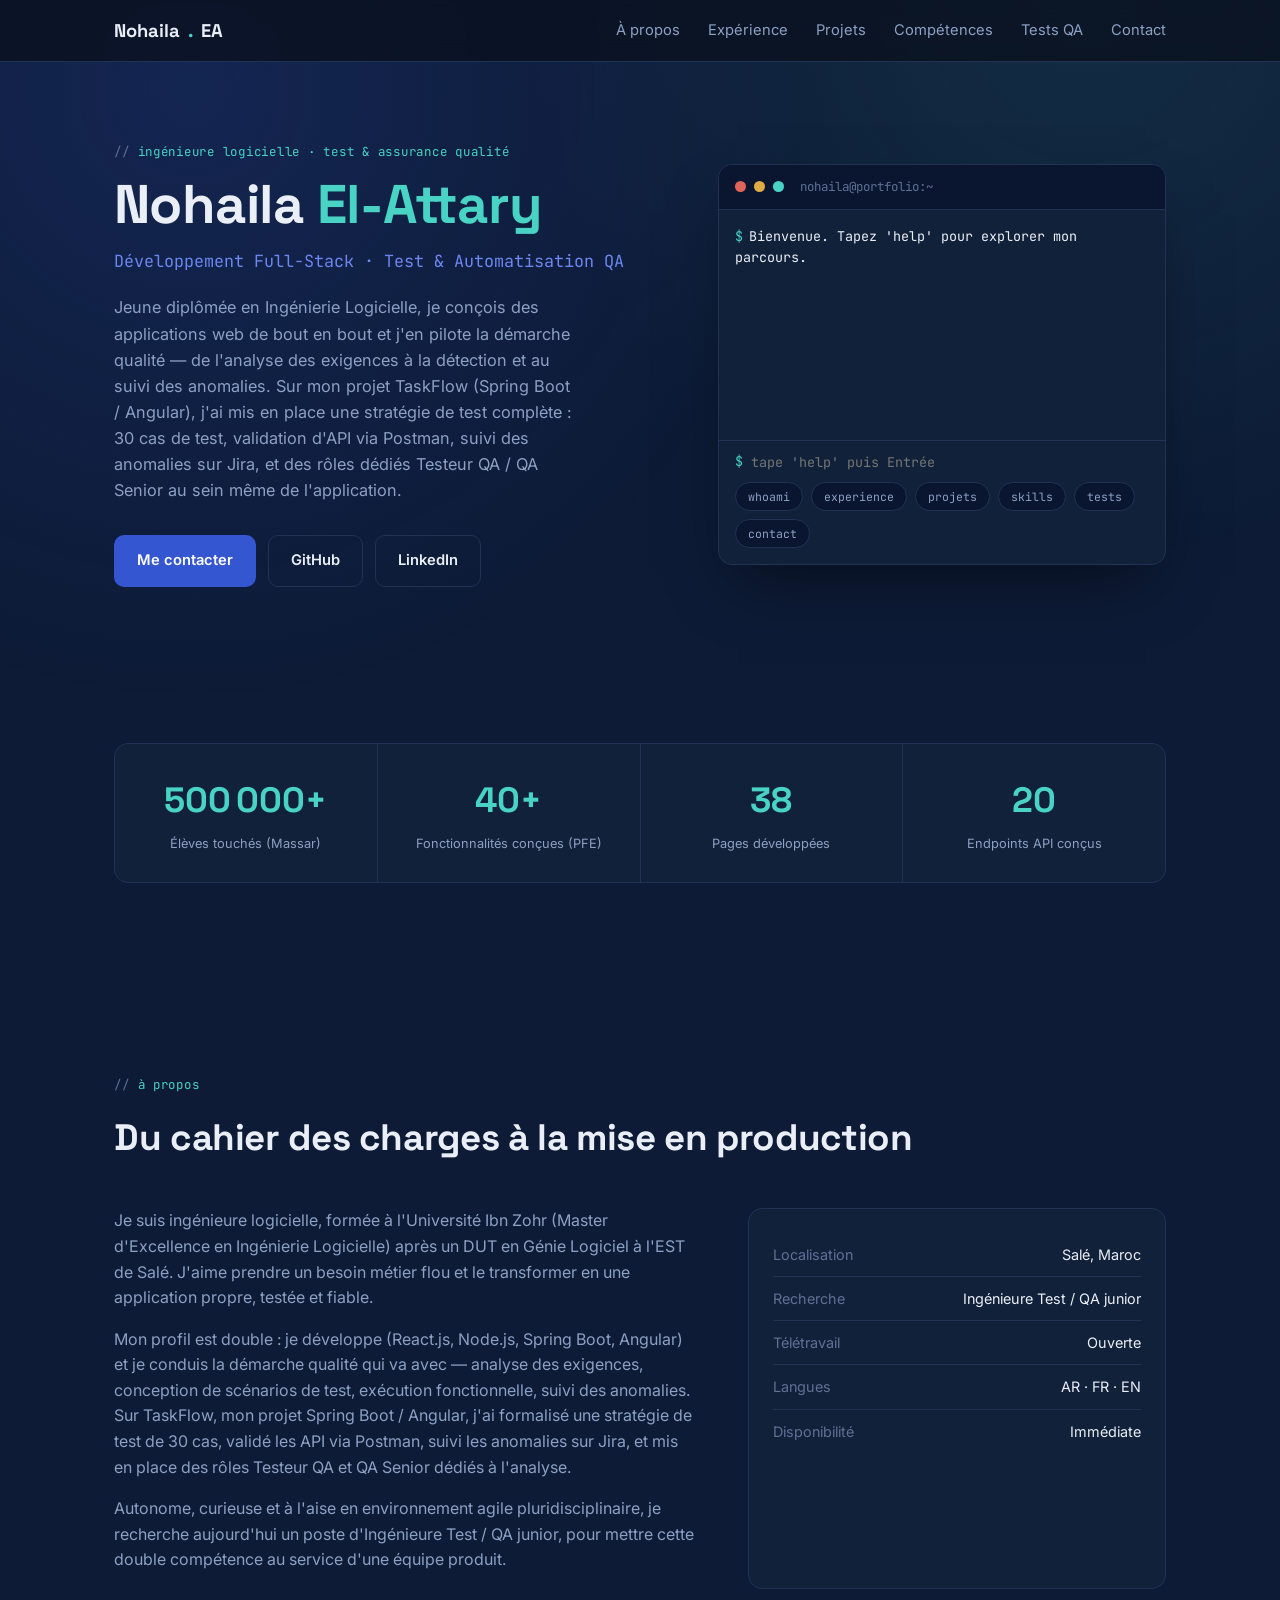
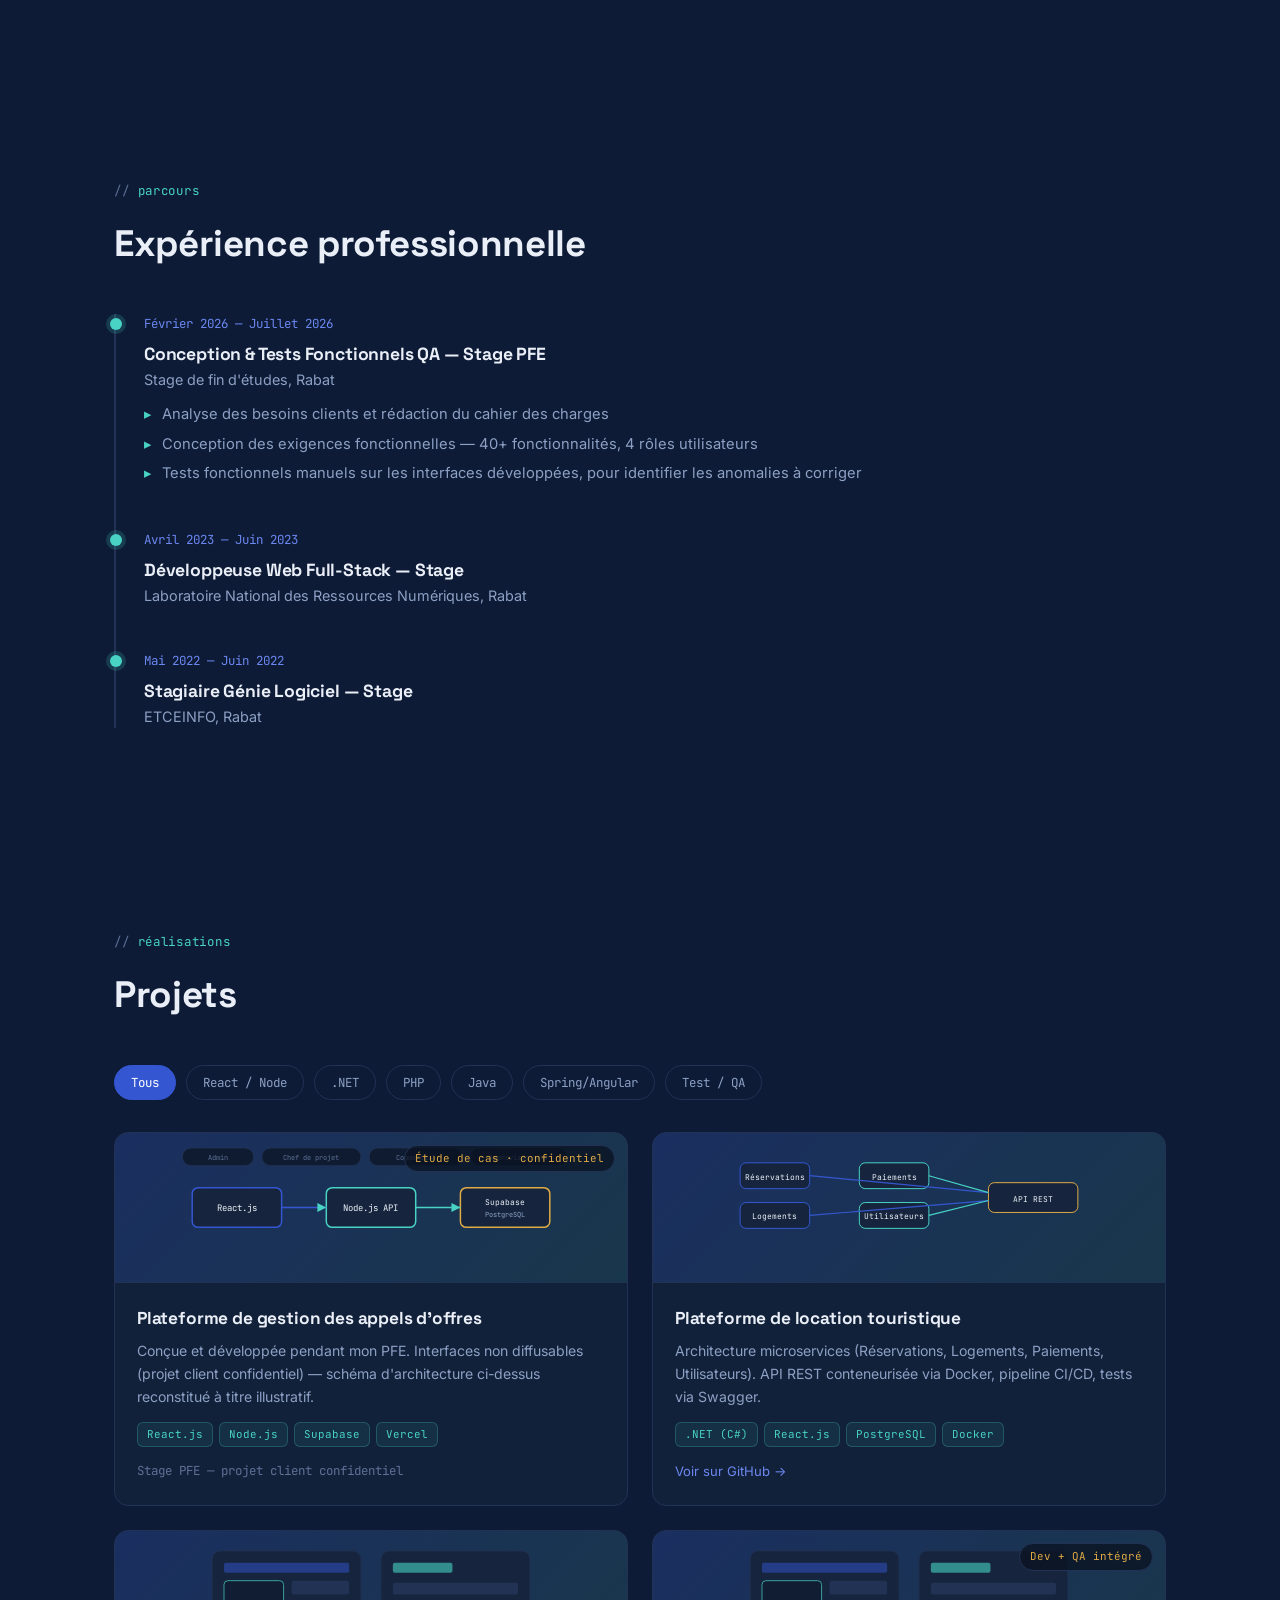
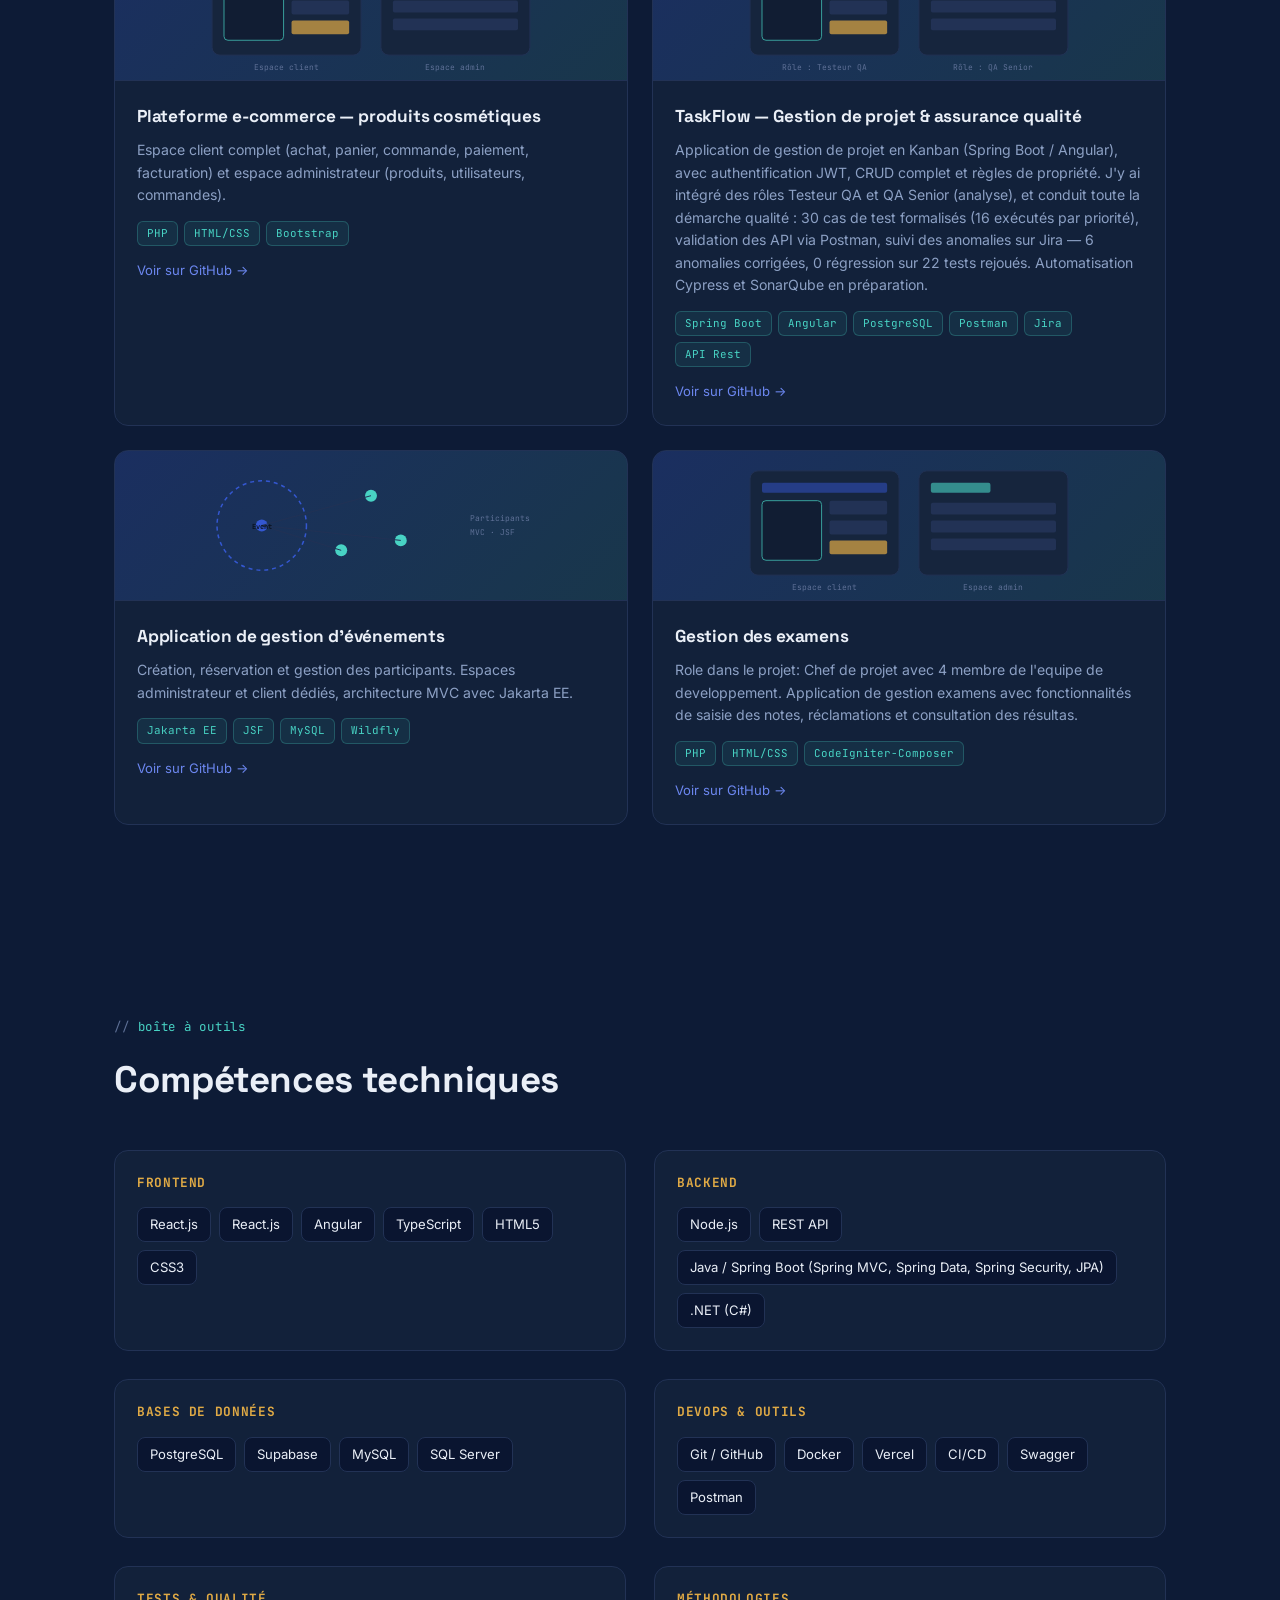
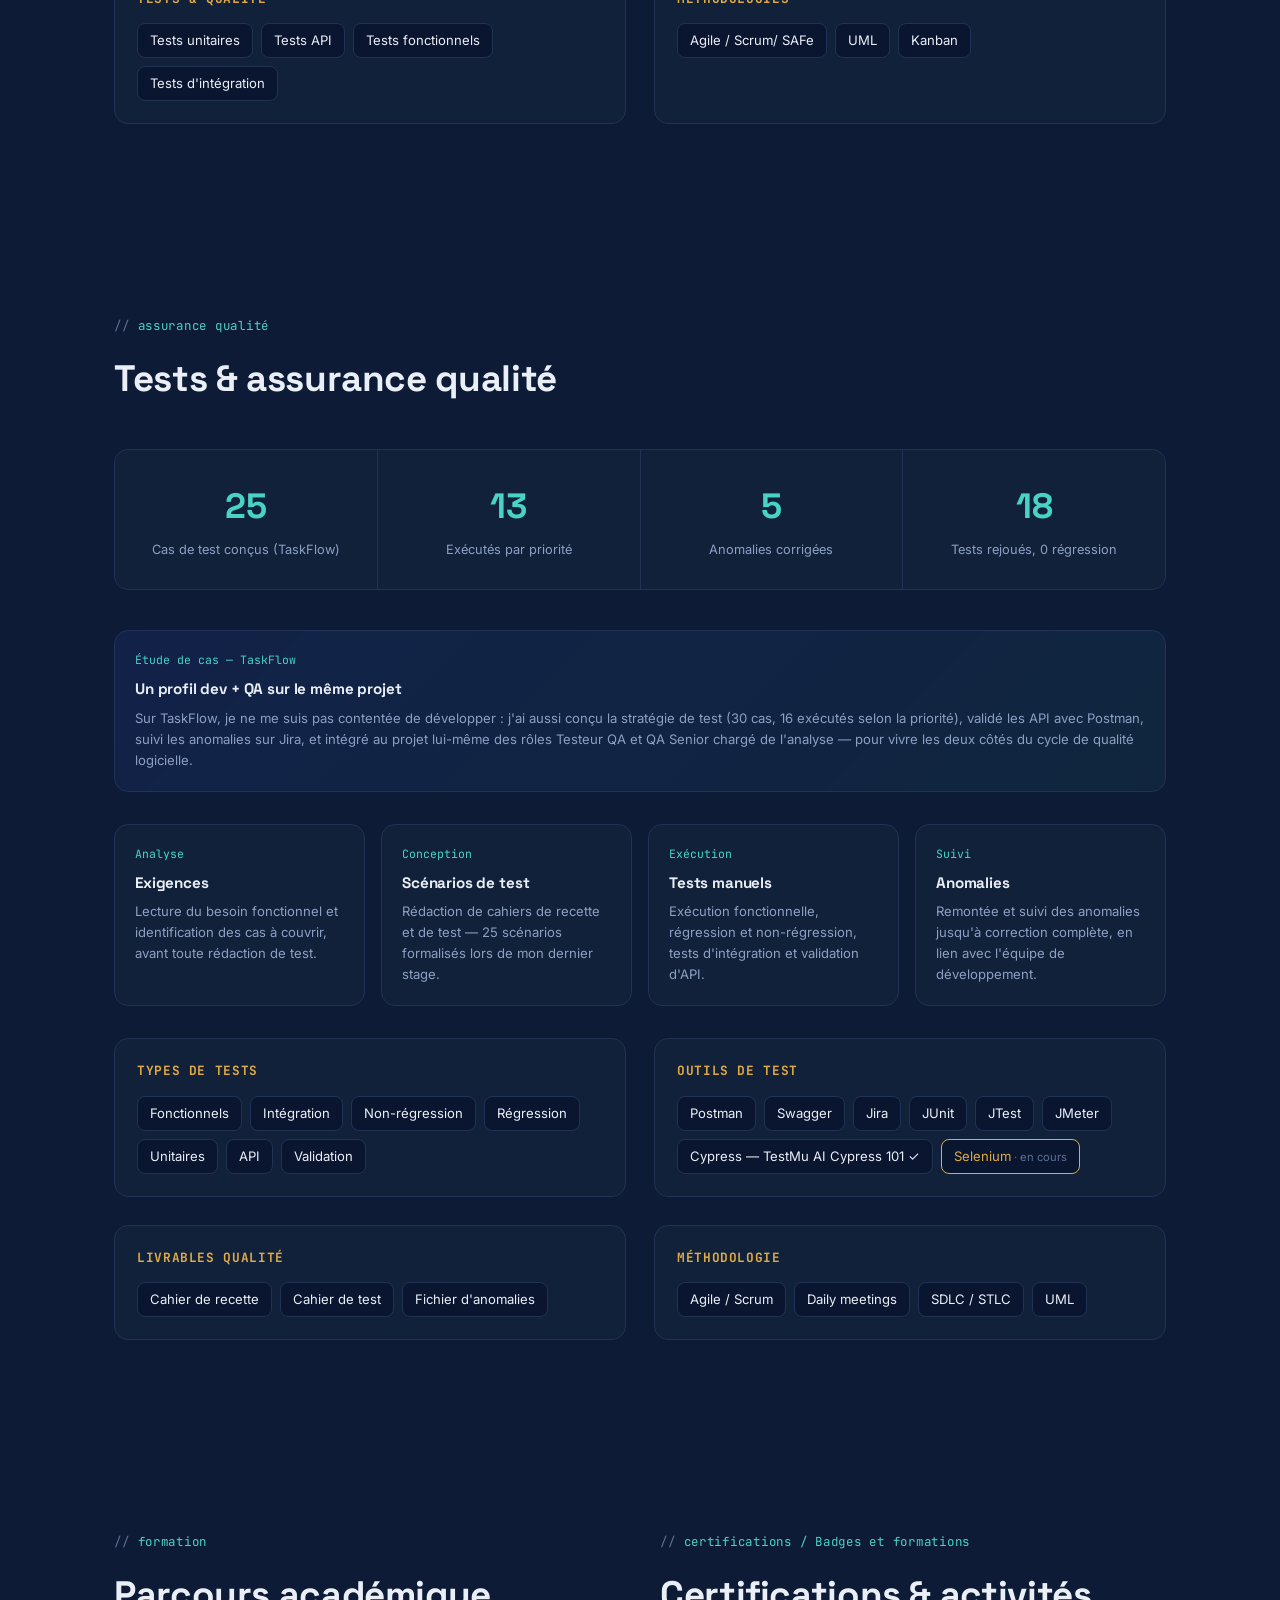
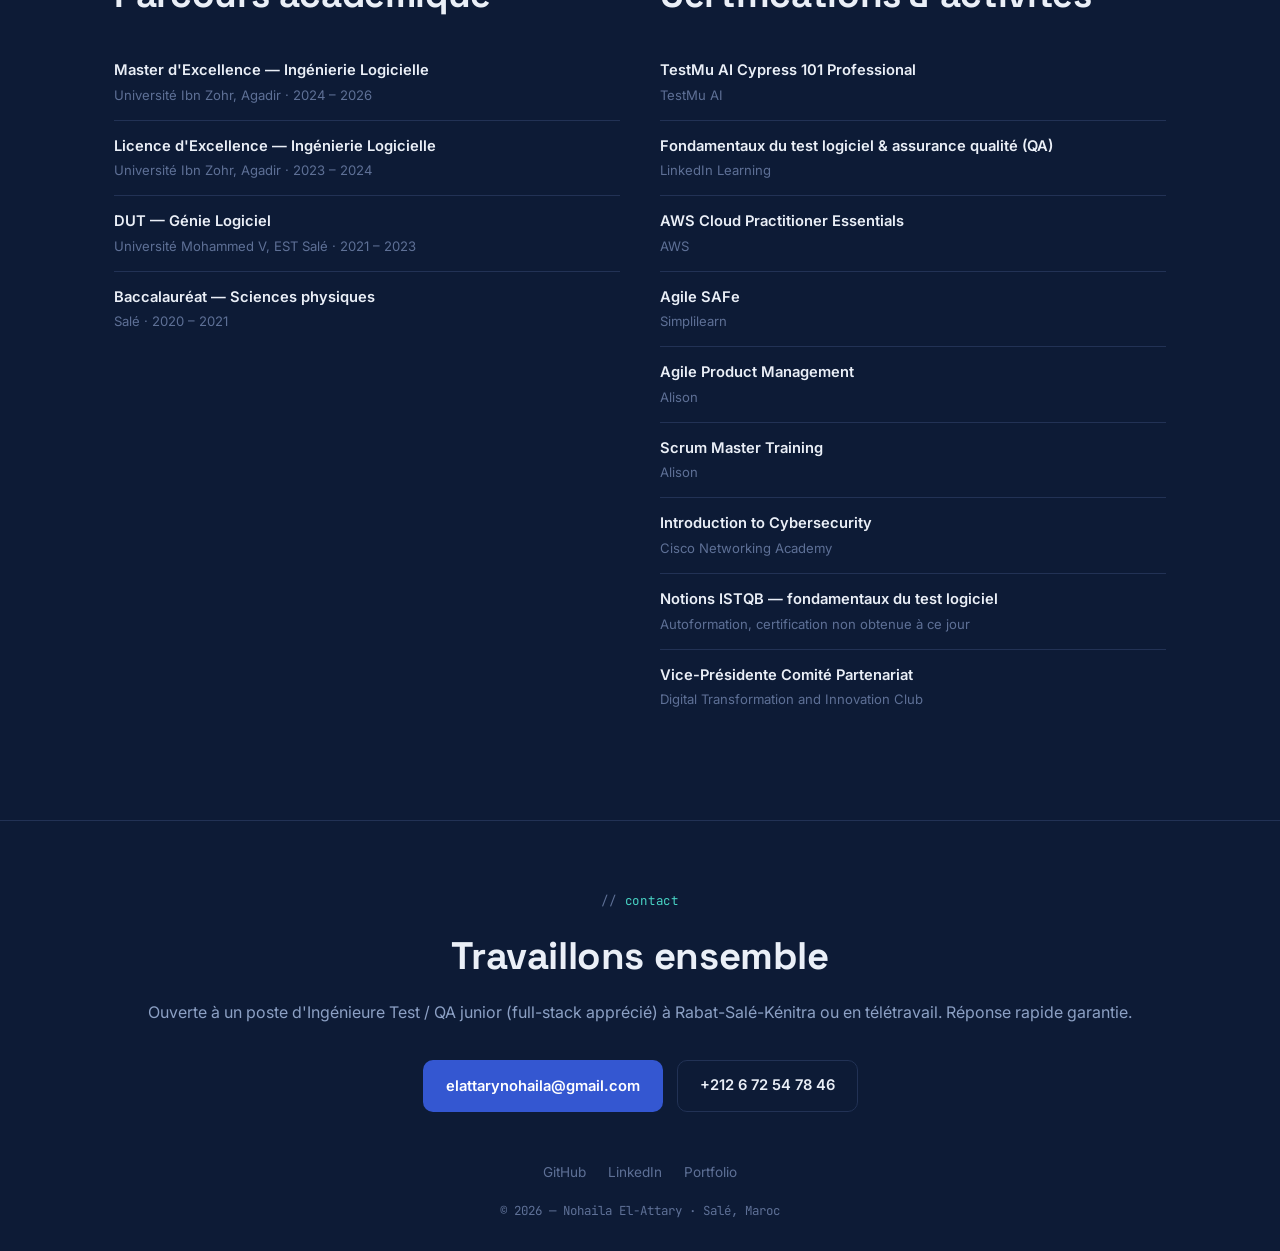
<file: index.html>
<!DOCTYPE html>
<html lang="fr">
<head>
<meta charset="UTF-8">
<meta name="viewport" content="width=device-width, initial-scale=1.0">
<title>Nohaila El-Attary — Ingénieure Logicielle &amp; Testeuse QA</title>
<meta name="description" content="Portfolio de Nohaila El-Attary, Ingénieure Logicielle &amp; Testeuse QA — développement full-stack (React.js, Node.js, Spring Boot) et démarche qualité complète (Cypress, Selenium, Postman, Jira).">
<link rel="preconnect" href="https://fonts.googleapis.com">
<link rel="preconnect" href="https://fonts.gstatic.com" crossorigin>
<link href="https://fonts.googleapis.com/css2?family=Space+Grotesk:wght@500;600;700&family=Inter:wght@400;500;600;700&family=JetBrains+Mono:wght@400;500;600&display=swap" rel="stylesheet">
<style>
  :root{
    --bg:#0D1B36;
    --bg-alt:#0A1530;
    --card:#12213A;
    --card-hover:#162a49;
    --border:#223255;
    --text:#EAEFF7;
    --text-muted:#8CA0C4;
    --text-dim:#5E7096;
    --accent:#3457D1;      /* bleu majorelle */
    --accent-light:#6C87F0;
    --teal:#48D3C4;        /* zellige turquoise */
    --gold:#E0AA45;        /* touche chaude, usage rare */
    --danger:#E0645A;
    --radius:14px;
    --maxw:1100px;
    --transition: .35s cubic-bezier(.4,0,.2,1);
  }

  *{box-sizing:border-box; margin:0; padding:0;}
  html{scroll-behavior:smooth;}
  @media (prefers-reduced-motion: reduce){
    html{scroll-behavior:auto;}
    *{animation-duration:.001ms !important; animation-iteration-count:1 !important; transition-duration:.001ms !important;}
  }

  body{
    background:var(--bg);
    color:var(--text);
    font-family:'Inter', system-ui, sans-serif;
    line-height:1.6;
    overflow-x:hidden;
  }

  body::before{
    content:"";
    position:fixed; inset:0;
    background:
      radial-gradient(circle at 15% 10%, rgba(52,87,209,.18), transparent 45%),
      radial-gradient(circle at 85% 0%, rgba(72,211,196,.10), transparent 40%);
    pointer-events:none;
    z-index:0;
  }

  a{color:inherit; text-decoration:none;}
  ul{list-style:none;}
  img,svg{display:block; max-width:100%;}

  :focus-visible{
    outline:2px solid var(--teal);
    outline-offset:3px;
    border-radius:4px;
  }

  h1,h2,h3,h4{font-family:'Space Grotesk', sans-serif; letter-spacing:-.01em; font-weight:700;}

  .mono{font-family:'JetBrains Mono', monospace;}

  .wrap{max-width:var(--maxw); margin:0 auto; padding:0 24px; position:relative; z-index:1;}
  section{padding:96px 0;}
  @media (max-width:768px){ section{padding:64px 0;} }

  .eyebrow{
    font-family:'JetBrains Mono', monospace;
    font-size:.78rem;
    color:var(--teal);
    letter-spacing:.06em;
    display:flex; align-items:center; gap:8px;
    margin-bottom:14px;
  }
  .eyebrow::before{content:"//"; color:var(--text-dim);}

  h2.section-title{
    font-size:clamp(1.6rem, 3vw, 2.3rem);
    margin-bottom:40px;
  }

  /* ---------- NAV ---------- */
  header{
    position:sticky; top:0; z-index:50;
    background:rgba(10,18,32,.82);
    backdrop-filter:blur(10px);
    border-bottom:1px solid var(--border);
  }
  nav{
    max-width:var(--maxw); margin:0 auto; padding:16px 24px;
    display:flex; align-items:center; justify-content:space-between;
  }
  .logo{
    font-family:'Space Grotesk', sans-serif;
    font-weight:700; font-size:1.15rem;
    display:flex; align-items:center; gap:8px;
  }
  .logo .dot{color:var(--teal);}
  .nav-links{display:flex; gap:28px; font-size:.92rem; color:var(--text-muted);}
  .nav-links a{transition:color var(--transition);}
  .nav-links a:hover{color:var(--text);}
  .nav-toggle{
    display:none; background:none; border:1px solid var(--border); border-radius:8px;
    width:40px; height:40px; color:var(--text); font-size:1.2rem; cursor:pointer;
  }
  @media (max-width:768px){
    .nav-links{
      position:fixed; top:64px; left:0; right:0;
      background:var(--bg-alt); border-bottom:1px solid var(--border);
      flex-direction:column; padding:20px 24px; gap:16px;
      transform:translateY(-120%); opacity:0;
      transition:transform var(--transition), opacity var(--transition);
    }
    .nav-links.open{transform:translateY(0); opacity:1;}
    .nav-toggle{display:block;}
  }

  /* ---------- HERO ---------- */
  .hero{padding:80px 0 60px;}
  .hero-grid{
    display:grid; grid-template-columns:1.1fr .9fr; gap:56px; align-items:center;
  }
  @media (max-width:900px){ .hero-grid{grid-template-columns:1fr;} }

  .hero h1{font-size:clamp(2.3rem, 5vw, 3.4rem); line-height:1.05; margin-bottom:14px;}
  .hero h1 span{color:var(--teal);}
  .hero .role{
    font-family:'JetBrains Mono', monospace; color:var(--accent-light); font-size:1.05rem; margin-bottom:20px;
  }
  .hero p.lead{color:var(--text-muted); font-size:1.02rem; max-width:46ch; margin-bottom:32px;}

  .cta-row{display:flex; flex-wrap:wrap; gap:12px;}
  .btn{
    font-family:'Inter', sans-serif; font-weight:600; font-size:.92rem;
    padding:13px 22px; border-radius:10px; display:inline-flex; align-items:center; gap:8px;
    transition:transform var(--transition), background var(--transition), border-color var(--transition);
    border:1px solid transparent; cursor:pointer;
  }
  .btn-primary{background:var(--accent); color:#fff;}
  .btn-primary:hover{background:var(--accent-light); transform:translateY(-2px);}
  .btn-ghost{border-color:var(--border); color:var(--text);}
  .btn-ghost:hover{border-color:var(--teal); color:var(--teal); transform:translateY(-2px);}

  /* Terminal */
  .terminal{
    background:var(--card); border:1px solid var(--border); border-radius:var(--radius);
    overflow:hidden; box-shadow:0 30px 60px -20px rgba(0,0,0,.5);
  }
  .terminal-bar{
    display:flex; align-items:center; gap:8px; padding:12px 16px;
    background:var(--bg-alt); border-bottom:1px solid var(--border);
  }
  .terminal-bar .tdot{width:11px; height:11px; border-radius:50%;}
  .tdot.r{background:var(--danger);} .tdot.y{background:var(--gold);} .tdot.g{background:var(--teal);}
  .terminal-title{margin-left:8px; font-family:'JetBrains Mono',monospace; font-size:.78rem; color:var(--text-dim);}
  .terminal-body{
    padding:16px; height:230px; overflow-y:auto; font-family:'JetBrains Mono', monospace; font-size:.84rem;
  }
  .terminal-body::-webkit-scrollbar{width:6px;}
  .terminal-body::-webkit-scrollbar-thumb{background:var(--border); border-radius:4px;}
  .term-line{margin-bottom:6px; white-space:pre-wrap; word-break:break-word; color:var(--text-muted);}
  .term-line .prompt{color:var(--teal); margin-right:6px;}
  .term-line.out{color:var(--text);}
  .term-line.err{color:var(--danger);}
  .terminal-input-row{
    display:flex; align-items:center; gap:8px; padding:10px 16px;
    border-top:1px solid var(--border); font-family:'JetBrains Mono',monospace; font-size:.84rem;
  }
  .terminal-input-row .prompt{color:var(--teal);}
  .terminal-input-row input{
    flex:1; background:none; border:none; outline:none; color:var(--text); font-family:inherit; font-size:.84rem;
  }
  .terminal-chips{display:flex; flex-wrap:wrap; gap:8px; padding:0 16px 16px;}
  .terminal-chips button{
    font-family:'JetBrains Mono', monospace; font-size:.72rem; color:var(--text-muted);
    background:var(--bg-alt); border:1px solid var(--border); border-radius:20px; padding:6px 12px; cursor:pointer;
    transition:all var(--transition);
  }
  .terminal-chips button:hover{color:var(--teal); border-color:var(--teal);}

  /* ---------- STATS ---------- */
  .stats{
    display:grid; grid-template-columns:repeat(4,1fr); gap:1px;
    background:var(--border); border:1px solid var(--border); border-radius:var(--radius); overflow:hidden;
  }
  @media (max-width:700px){ .stats{grid-template-columns:repeat(2,1fr);} }
  .stat{background:var(--card); padding:28px 20px; text-align:center;}
  .stat-number{
    font-family:'Space Grotesk', sans-serif; font-size:clamp(1.6rem,3vw,2.2rem); font-weight:700; color:var(--teal);
  }
  .stat-label{font-size:.8rem; color:var(--text-muted); margin-top:6px;}

  /* ---------- REVEAL ---------- */
  .reveal{opacity:0; transform:translateY(24px); transition:opacity .7s ease, transform .7s ease;}
  .reveal.in-view{opacity:1; transform:none;}

  /* ---------- ABOUT ---------- */
  .about-grid{display:grid; grid-template-columns:1.4fr 1fr; gap:48px;}
  @media (max-width:800px){ .about-grid{grid-template-columns:1fr;} }
  .about-grid p{color:var(--text-muted); margin-bottom:16px;}
  .facts{background:var(--card); border:1px solid var(--border); border-radius:var(--radius); padding:24px;}
  .facts li{display:flex; justify-content:space-between; padding:10px 0; border-bottom:1px solid var(--border); font-size:.9rem;}
  .facts li:last-child{border-bottom:none;}
  .facts li span:first-child{color:var(--text-dim);}

  /* ---------- TIMELINE ---------- */
  .timeline{position:relative; padding-left:28px; border-left:2px solid var(--border);}
  .tl-item{position:relative; margin-bottom:44px;}
  .tl-item:last-child{margin-bottom:0;}
  .tl-item::before{
    content:""; position:absolute; left:-34px; top:4px; width:12px; height:12px; border-radius:50%;
    background:var(--teal); box-shadow:0 0 0 4px rgba(72,211,196,.18);
  }
  .tl-period{font-family:'JetBrains Mono', monospace; font-size:.78rem; color:var(--accent-light); margin-bottom:6px;}
  .tl-role{font-size:1.1rem; font-weight:700; font-family:'Space Grotesk',sans-serif;}
  .tl-org{color:var(--text-muted); font-size:.9rem; margin-bottom:12px;}
  .tl-item ul{margin-top:8px;}
  .tl-item ul li{position:relative; padding-left:18px; color:var(--text-muted); font-size:.92rem; margin-bottom:6px;}
  .tl-item ul li::before{content:"▸"; position:absolute; left:0; color:var(--teal);}

  /* ---------- PROJECTS ---------- */
  .filters{display:flex; flex-wrap:wrap; gap:10px; margin-bottom:32px;}
  .filter-btn{
    font-family:'JetBrains Mono', monospace; font-size:.78rem; padding:8px 16px; border-radius:20px;
    border:1px solid var(--border); background:transparent; color:var(--text-muted); cursor:pointer;
    transition:all var(--transition);
  }
  .filter-btn.active, .filter-btn:hover{background:var(--accent); color:#fff; border-color:var(--accent);}

  .projects-grid{display:grid; grid-template-columns:repeat(2,1fr); gap:24px;}
  @media (max-width:800px){ .projects-grid{grid-template-columns:1fr;} }

  .project-card{
    background:var(--card); border:1px solid var(--border); border-radius:var(--radius); overflow:hidden;
    transition:transform var(--transition), border-color var(--transition), opacity var(--transition);
  }
  .project-card:hover{transform:translateY(-4px); border-color:var(--accent-light);}
  .project-card.hidden{display:none;}
  .project-visual{
    height:150px; position:relative; background:
      linear-gradient(135deg, rgba(52,87,209,.25), rgba(72,211,196,.12));
    border-bottom:1px solid var(--border);
  }
  .project-visual svg{width:100%; height:100%;}
  .project-badge{
    position:absolute; top:12px; right:12px; font-family:'JetBrains Mono',monospace; font-size:.68rem;
    background:rgba(10,18,32,.75); border:1px solid var(--border); padding:4px 10px; border-radius:20px; color:var(--gold);
  }
  .project-body{padding:22px;}
  .project-body h3{font-size:1.08rem; margin-bottom:8px;}
  .project-body p{color:var(--text-muted); font-size:.88rem; margin-bottom:14px;}
  .tag-row{display:flex; flex-wrap:wrap; gap:6px; margin-bottom:14px;}
  .tag{
    font-family:'JetBrains Mono', monospace; font-size:.68rem; color:var(--teal);
    background:rgba(72,211,196,.08); border:1px solid rgba(72,211,196,.25); padding:3px 9px; border-radius:6px;
  }
  .project-links{display:flex; gap:16px; font-size:.82rem;}
  .project-links a{color:var(--accent-light); border-bottom:1px solid transparent; transition:border-color var(--transition);}
  .project-links a:hover{border-color:var(--accent-light);}

  /* ---------- SKILLS ---------- */
  .skills-grid{display:grid; grid-template-columns:repeat(2,1fr); gap:28px;}
  @media (max-width:700px){ .skills-grid{grid-template-columns:1fr;} }
  .skill-cat{background:var(--card); border:1px solid var(--border); border-radius:var(--radius); padding:22px;}
  .skill-cat h4{font-family:'JetBrains Mono',monospace; font-size:.8rem; color:var(--gold); margin-bottom:14px; text-transform:uppercase; letter-spacing:.05em;}
  .chip-row{display:flex; flex-wrap:wrap; gap:8px;}
  .chip{
    font-size:.82rem; background:var(--bg-alt); border:1px solid var(--border); padding:6px 12px; border-radius:8px;
    opacity:0; transform:scale(.9); transition:opacity .4s ease, transform .4s ease, border-color .3s;
  }
  .chip.in-view{opacity:1; transform:scale(1);}
  .chip:hover{border-color:var(--teal);}

  /* ---------- QA / TESTS ---------- */
  .qa-process{display:grid; grid-template-columns:repeat(4,1fr); gap:16px; margin-bottom:32px;}
  @media (max-width:900px){ .qa-process{grid-template-columns:repeat(2,1fr);} }
  @media (max-width:560px){ .qa-process{grid-template-columns:1fr;} }
  .qa-step{background:var(--card); border:1px solid var(--border); border-radius:var(--radius); padding:20px;}
  .qa-step .qa-step-num{font-family:'JetBrains Mono',monospace; font-size:.72rem; color:var(--teal); margin-bottom:8px;}
  .qa-step h4{font-size:.95rem; margin-bottom:6px;}
  .qa-step p{color:var(--text-muted); font-size:.82rem;}
  .qa-tool{position:relative;}
  .qa-tool .chip.learning{border-color:var(--gold); color:var(--gold);}
  .qa-tool .chip.learning::after{content:" · en cours"; color:var(--text-dim); font-size:.7rem;}

  /* ---------- TWO COL: formation / certifs ---------- */
  .two-col{display:grid; grid-template-columns:1fr 1fr; gap:40px;}
  @media (max-width:800px){ .two-col{grid-template-columns:1fr;} }
  .simple-list li{
    padding:14px 0; border-bottom:1px solid var(--border); font-size:.92rem;
  }
  .simple-list li:last-child{border-bottom:none;}
  .simple-list .item-title{font-weight:600;}
  .simple-list .item-sub{color:var(--text-dim); font-size:.82rem; margin-top:2px;}

  /* ---------- CONTACT / FOOTER ---------- */
  footer{border-top:1px solid var(--border); padding:70px 0 30px; text-align:center;}
  footer h2{font-size:clamp(1.6rem,3.5vw,2.4rem); margin-bottom:14px;}
  footer p.lead{color:var(--text-muted); margin-bottom:34px;}
  .contact-row{display:flex; justify-content:center; flex-wrap:wrap; gap:14px; margin-bottom:50px;}
  .copy-toast{
    position:fixed; bottom:24px; left:50%; transform:translateX(-50%) translateY(20px);
    background:var(--teal); color:#06231F; font-weight:600; font-size:.85rem;
    padding:10px 20px; border-radius:30px; opacity:0; pointer-events:none;
    transition:opacity .3s ease, transform .3s ease; z-index:100;
  }
  .copy-toast.show{opacity:1; transform:translateX(-50%) translateY(0);}
  .foot-links{display:flex; justify-content:center; gap:22px; font-size:.85rem; color:var(--text-dim); margin-bottom:18px;}
  .foot-links a:hover{color:var(--teal);}
  .copyright{font-size:.78rem; color:var(--text-dim); font-family:'JetBrains Mono',monospace;}
</style>
</head>
<body>

<header>
  <nav>
    <div class="logo">Nohaila<span class="dot">.</span>EA</div>
    <ul class="nav-links" id="navLinks">
      <li><a href="#about">À propos</a></li>
      <li><a href="#experience">Expérience</a></li>
      <li><a href="#projects">Projets</a></li>
      <li><a href="#skills">Compétences</a></li>
      <li><a href="#qa-testing">Tests QA</a></li>
      <li><a href="#contact">Contact</a></li>
    </ul>
    <button class="nav-toggle" id="navToggle" aria-label="Ouvrir le menu">☰</button>
  </nav>
</header>

<main>
  <!-- HERO -->
  <section class="hero">
    <div class="wrap hero-grid">
      <div>
        <p class="eyebrow">ingénieure logicielle · test &amp; assurance qualité</p>
        <h1>Nohaila <span>El-Attary</span></h1>
        <p class="role">Développement Full-Stack · Test &amp; Automatisation QA</p>
        <p class="lead">Jeune diplômée en Ingénierie Logicielle, je conçois des applications web de bout en bout et j'en pilote la démarche qualité — de l'analyse des exigences à la détection et au suivi des anomalies. Sur mon projet TaskFlow (Spring Boot / Angular), j'ai mis en place une stratégie de test complète : 30 cas de test, validation d'API via Postman, suivi des anomalies sur Jira, et des rôles dédiés Testeur QA / QA Senior au sein même de l'application.</p>
        <div class="cta-row">
          <a href="mailto:elattarynohaila@gmail.com" class="btn btn-primary">Me contacter</a>
          <a href="https://github.com/elattarynoha" target="_blank" rel="noopener" class="btn btn-ghost">GitHub</a>
          <a href="https://linkedin.com/in/nohaila-el-attary" target="_blank" rel="noopener" class="btn btn-ghost">LinkedIn</a>
        </div>
      </div>

      <div class="terminal" id="terminal">
        <div class="terminal-bar">
          <span class="tdot r"></span><span class="tdot y"></span><span class="tdot g"></span>
          <span class="terminal-title">nohaila@portfolio:~</span>
        </div>
        <div class="terminal-body" id="terminalBody"></div>
        <div class="terminal-input-row">
          <span class="prompt">$</span>
          <input type="text" id="terminalInput" placeholder="tape 'help' puis Entrée" autocomplete="off" aria-label="Terminal interactif">
        </div>
        <div class="terminal-chips">
          <button data-cmd="whoami">whoami</button>
          <button data-cmd="experience">experience</button>
          <button data-cmd="projets">projets</button>
          <button data-cmd="skills">skills</button>
          <button data-cmd="tests">tests</button>
          <button data-cmd="contact">contact</button>
        </div>
      </div>
    </div>
  </section>

  <!-- STATS -->
  <section>
    <div class="wrap reveal">
      <div class="stats">
        <div class="stat">
          <div class="stat-number" data-target="500000" data-suffix="+">0</div>
          <div class="stat-label">Élèves touchés (Massar)</div>
        </div>
        <div class="stat">
          <div class="stat-number" data-target="40" data-suffix="+">0</div>
          <div class="stat-label">Fonctionnalités conçues (PFE)</div>
        </div>
        <div class="stat">
          <div class="stat-number" data-target="38" data-suffix="">0</div>
          <div class="stat-label">Pages développées</div>
        </div>
        <div class="stat">
          <div class="stat-number" data-target="20" data-suffix="">0</div>
          <div class="stat-label">Endpoints API conçus</div>
        </div>
      </div>
    </div>
  </section>

  <!-- ABOUT -->
  <section id="about">
    <div class="wrap">
      <p class="eyebrow reveal">à propos</p>
      <h2 class="section-title reveal">Du cahier des charges à la mise en production</h2>
      <div class="about-grid">
        <div class="reveal">
          <p>Je suis ingénieure logicielle, formée à l'Université Ibn Zohr (Master d'Excellence en Ingénierie Logicielle) après un DUT en Génie Logiciel à l'EST de Salé. J'aime prendre un besoin métier flou et le transformer en une application propre, testée et fiable.</p>
          <p>Mon profil est double : je développe (React.js, Node.js, Spring Boot, Angular) et je conduis la démarche qualité qui va avec — analyse des exigences, conception de scénarios de test, exécution fonctionnelle, suivi des anomalies. Sur TaskFlow, mon projet Spring Boot / Angular, j'ai formalisé une stratégie de test de 30 cas, validé les API via Postman, suivi les anomalies sur Jira, et mis en place des rôles Testeur QA et QA Senior dédiés à l'analyse.</p>
          <p>Autonome, curieuse et à l'aise en environnement agile pluridisciplinaire, je recherche aujourd'hui un poste d'Ingénieure Test / QA junior, pour mettre cette double compétence au service d'une équipe produit.</p>
        </div>
        <ul class="facts">
          <li><span>Localisation</span><span>Salé, Maroc</span></li>
          <li><span>Recherche</span><span>Ingénieure Test / QA junior</span></li>
          <li><span>Télétravail</span><span>Ouverte</span></li>
          <li><span>Langues</span><span>AR · FR  · EN </span></li>
          <li><span>Disponibilité</span><span>Immédiate</span></li>
        </ul>
      </div>
    </div>
  </section>

  <!-- EXPERIENCE -->
  <section id="experience">
    <div class="wrap">
      <p class="eyebrow reveal">parcours</p>
      <h2 class="section-title reveal">Expérience professionnelle</h2>

      <div class="timeline">
        <div class="tl-item reveal">
          <p class="tl-period">Février 2026 — Juillet 2026</p>
          <h3 class="tl-role">Conception &amp; Tests Fonctionnels QA — Stage PFE</h3>
          <p class="tl-org">Stage de fin d'études, Rabat</p>
          <ul>
            <li>Analyse des besoins clients et rédaction du cahier des charges</li>
            <li>Conception des exigences fonctionnelles — 40+ fonctionnalités, 4 rôles utilisateurs</li>
            <li>Tests fonctionnels manuels sur les interfaces développées, pour identifier les anomalies à corriger</li>
          </ul>
        </div>

        <div class="tl-item reveal">
          <p class="tl-period">Avril 2023 — Juin 2023</p>
          <h3 class="tl-role">Développeuse Web Full-Stack — Stage</h3>
          <p class="tl-org">Laboratoire National des Ressources Numériques, Rabat</p>
        </div>

        <div class="tl-item reveal">
          <p class="tl-period">Mai 2022 — Juin 2022</p>
          <h3 class="tl-role">Stagiaire Génie Logiciel — Stage</h3>
          <p class="tl-org">ETCEINFO, Rabat</p>
        </div>
      </div>
    </div>
  </section>

  <!-- PROJECTS -->
  <section id="projects clés">
    <div class="wrap">
      <p class="eyebrow reveal">réalisations</p>
      <h2 class="section-title reveal">Projets</h2>

      <div class="filters reveal">
        <button class="filter-btn active" data-filter="all">Tous</button>
        <button class="filter-btn" data-filter="react">React / Node</button>
        <button class="filter-btn" data-filter="dotnet">.NET</button>
        <button class="filter-btn" data-filter="php">PHP</button>
        <button class="filter-btn" data-filter="java">Java</button>
        <button class="filter-btn" data-filter="angular">Spring/Angular</button>
        <button class="filter-btn" data-filter="qa">Test / QA</button>
      </div>

      <div class="projects-grid">

        <!-- PFE case study - no real UI screenshots (confidential) -->
        <div class="project-card reveal" data-tags="react">
          <div class="project-visual">
            <span class="project-badge">Étude de cas · confidentiel</span>
            <svg viewBox="0 0 400 150" preserveAspectRatio="xMidYMid meet">
              <rect x="20" y="55" width="90" height="40" rx="6" fill="#16253D" stroke="#3457D1" stroke-width="1.5"/>
              <text x="65" y="79" text-anchor="middle" fill="#EAEFF7" font-family="JetBrains Mono" font-size="9">React.js</text>
              <rect x="155" y="55" width="90" height="40" rx="6" fill="#16253D" stroke="#48D3C4" stroke-width="1.5"/>
              <text x="200" y="79" text-anchor="middle" fill="#EAEFF7" font-family="JetBrains Mono" font-size="9">Node.js API</text>
              <rect x="290" y="55" width="90" height="40" rx="6" fill="#16253D" stroke="#E0AA45" stroke-width="1.5"/>
              <text x="335" y="73" text-anchor="middle" fill="#EAEFF7" font-family="JetBrains Mono" font-size="8">Supabase</text>
              <text x="335" y="85" text-anchor="middle" fill="#8CA0C4" font-family="JetBrains Mono" font-size="7">PostgreSQL</text>
              <line x1="110" y1="75" x2="155" y2="75" stroke="#3457D1" stroke-width="1.5" marker-end="url(#arrow)"/>
              <line x1="245" y1="75" x2="290" y2="75" stroke="#48D3C4" stroke-width="1.5" marker-end="url(#arrow)"/>
              <g font-family="JetBrains Mono" font-size="7" fill="#5E7096">
                <rect x="10" y="15" width="72" height="18" rx="9" fill="#0F1B30" stroke="#223255"/>
                <text x="46" y="27" text-anchor="middle">Admin</text>
                <rect x="90" y="15" width="100" height="18" rx="9" fill="#0F1B30" stroke="#223255"/>
                <text x="140" y="27" text-anchor="middle">Chef de projet</text>
                <rect x="198" y="15" width="94" height="18" rx="9" fill="#0F1B30" stroke="#223255"/>
                <text x="245" y="27" text-anchor="middle">Commercial</text>
                <rect x="300" y="15" width="98" height="18" rx="9" fill="#0F1B30" stroke="#223255"/>
                <text x="349" y="27" text-anchor="middle">Approvisionneur</text>
              </g>
              <defs>
                <marker id="arrow" markerWidth="8" markerHeight="8" refX="6" refY="3" orient="auto">
                  <path d="M0,0 L6,3 L0,6 Z" fill="#48D3C4"/>
                </marker>
              </defs>
            </svg>
          </div>
          <div class="project-body">
            <h3>Plateforme de gestion des appels d'offres</h3>
            <p>Conçue et développée pendant mon PFE. Interfaces non diffusables (projet client confidentiel) — schéma d'architecture ci-dessus reconstitué à titre illustratif.</p>
            <div class="tag-row">
              <span class="tag">React.js</span><span class="tag">Node.js</span><span class="tag">Supabase</span><span class="tag">Vercel</span>
            </div>
            <div class="project-links"><span class="mono" style="color:var(--text-dim); font-size:.78rem;">Stage PFE — projet client confidentiel</span></div>
          </div>
        </div>

        <!-- Location touristique -->
        <div class="project-card reveal" data-tags="dotnet react">
          <div class="project-visual">
            <svg viewBox="0 0 400 150" preserveAspectRatio="xMidYMid meet">
              <rect x="30" y="30" width="70" height="26" rx="6" fill="#16253D" stroke="#3457D1"/>
              <text x="65" y="47" text-anchor="middle" fill="#EAEFF7" font-family="JetBrains Mono" font-size="8">Réservations</text>
              <rect x="30" y="70" width="70" height="26" rx="6" fill="#16253D" stroke="#3457D1"/>
              <text x="65" y="87" text-anchor="middle" fill="#EAEFF7" font-family="JetBrains Mono" font-size="8">Logements</text>
              <rect x="150" y="30" width="70" height="26" rx="6" fill="#16253D" stroke="#48D3C4"/>
              <text x="185" y="47" text-anchor="middle" fill="#EAEFF7" font-family="JetBrains Mono" font-size="8">Paiements</text>
              <rect x="150" y="70" width="70" height="26" rx="6" fill="#16253D" stroke="#48D3C4"/>
              <text x="185" y="87" text-anchor="middle" fill="#EAEFF7" font-family="JetBrains Mono" font-size="8">Utilisateurs</text>
              <rect x="280" y="50" width="90" height="30" rx="6" fill="#16253D" stroke="#E0AA45"/>
              <text x="325" y="69" text-anchor="middle" fill="#EAEFF7" font-family="JetBrains Mono" font-size="8">API REST</text>
              <line x1="100" y1="43" x2="280" y2="60" stroke="#3457D1" stroke-width="1.2"/>
              <line x1="100" y1="83" x2="280" y2="68" stroke="#3457D1" stroke-width="1.2"/>
              <line x1="220" y1="43" x2="280" y2="60" stroke="#48D3C4" stroke-width="1.2"/>
              <line x1="220" y1="83" x2="280" y2="68" stroke="#48D3C4" stroke-width="1.2"/>
            </svg>
          </div>
          <div class="project-body">
            <h3>Plateforme de location touristique</h3>
            <p>Architecture microservices (Réservations, Logements, Paiements, Utilisateurs). API REST conteneurisée via Docker, pipeline CI/CD, tests via Swagger.</p>
            <div class="tag-row">
              <span class="tag">.NET (C#)</span><span class="tag">React.js</span><span class="tag">PostgreSQL</span><span class="tag">Docker</span>
            </div>
            <div class="project-links"><a href="https://github.com/elattarynoha" target="_blank" rel="noopener">Voir sur GitHub →</a></div>
          </div>
        </div>

        <!-- E-commerce -->
        <div class="project-card reveal" data-tags="php">
          <div class="project-visual">
            <svg viewBox="0 0 400 150" preserveAspectRatio="xMidYMid meet">
              <rect x="40" y="20" width="150" height="105" rx="8" fill="#16253D" stroke="#223255"/>
              <rect x="52" y="32" width="126" height="10" rx="2" fill="#3457D1" opacity=".5"/>
              <rect x="52" y="50" width="60" height="60" rx="4" fill="#0F1B30" stroke="#48D3C4" opacity=".7"/>
              <rect x="120" y="50" width="58" height="14" rx="2" fill="#223255"/>
              <rect x="120" y="70" width="58" height="14" rx="2" fill="#223255"/>
              <rect x="120" y="90" width="58" height="14" rx="2" fill="#E0AA45" opacity=".7"/>
              <rect x="210" y="20" width="150" height="105" rx="8" fill="#16253D" stroke="#223255"/>
              <rect x="222" y="32" width="60" height="10" rx="2" fill="#48D3C4" opacity=".6"/>
              <rect x="222" y="52" width="126" height="12" rx="2" fill="#223255"/>
              <rect x="222" y="70" width="126" height="12" rx="2" fill="#223255"/>
              <rect x="222" y="88" width="126" height="12" rx="2" fill="#223255"/>
              <text x="115" y="140" text-anchor="middle" fill="#5E7096" font-family="JetBrains Mono" font-size="8">Espace client</text>
              <text x="285" y="140" text-anchor="middle" fill="#5E7096" font-family="JetBrains Mono" font-size="8">Espace admin</text>
            </svg>
          </div>
          <div class="project-body">
            <h3>Plateforme e-commerce — produits cosmétiques</h3>
            <p>Espace client complet (achat, panier, commande, paiement, facturation) et espace administrateur (produits, utilisateurs, commandes).</p>
            <div class="tag-row">
              <span class="tag">PHP</span><span class="tag">HTML/CSS</span><span class="tag">Bootstrap</span>
            </div>
            <div class="project-links"><a href="https://github.com/elattarynoha/Cosmetics-Product" target="_blank" rel="noopener">Voir sur GitHub →</a></div>
          </div>
        </div>
        <div class="project-card reveal" data-tags="angular qa">
          <div class="project-visual">
            <span class="project-badge">Dev + QA intégré</span>
            <svg viewBox="0 0 400 150" preserveAspectRatio="xMidYMid meet">
              <rect x="40" y="20" width="150" height="105" rx="8" fill="#16253D" stroke="#223255"/>
              <rect x="52" y="32" width="126" height="10" rx="2" fill="#3457D1" opacity=".5"/>
              <rect x="52" y="50" width="60" height="60" rx="4" fill="#0F1B30" stroke="#48D3C4" opacity=".7"/>
              <rect x="120" y="50" width="58" height="14" rx="2" fill="#223255"/>
              <rect x="120" y="70" width="58" height="14" rx="2" fill="#223255"/>
              <rect x="120" y="90" width="58" height="14" rx="2" fill="#E0AA45" opacity=".7"/>
              <rect x="210" y="20" width="150" height="105" rx="8" fill="#16253D" stroke="#223255"/>
              <rect x="222" y="32" width="60" height="10" rx="2" fill="#48D3C4" opacity=".6"/>
              <rect x="222" y="52" width="126" height="12" rx="2" fill="#223255"/>
              <rect x="222" y="70" width="126" height="12" rx="2" fill="#223255"/>
              <rect x="222" y="88" width="126" height="12" rx="2" fill="#223255"/>
              <text x="115" y="140" text-anchor="middle" fill="#5E7096" font-family="JetBrains Mono" font-size="8">Rôle : Testeur QA</text>
              <text x="285" y="140" text-anchor="middle" fill="#5E7096" font-family="JetBrains Mono" font-size="8">Rôle : QA Senior</text>
            </svg>
          </div>
        <div class="project-body">
            <h3>TaskFlow — Gestion de projet &amp; assurance qualité</h3>
            <p>Application de gestion de projet en Kanban (Spring Boot / Angular), avec authentification JWT, CRUD complet et règles de propriété. J'y ai intégré des rôles Testeur QA et QA Senior (analyse), et conduit toute la démarche qualité : 30 cas de test formalisés (16 exécutés par priorité), validation des API via Postman, suivi des anomalies sur Jira — 6 anomalies corrigées, 0 régression sur 22 tests rejoués. Automatisation Cypress et SonarQube en préparation.</p>
            <div class="tag-row">
              <span class="tag">Spring Boot</span><span class="tag">Angular</span><span class="tag">PostgreSQL</span><span class="tag">Postman</span><span class="tag">Jira</span><span class="tag">API Rest</span>
            </div>
            <div class="project-links"><a href="https://github.com/elattarynoha/TASKFLOW-API" target="_blank" rel="noopener">Voir sur GitHub →</a></div>
          </div>
        </div>
     
        <!-- Gestion evenements -->
        <div class="project-card reveal" data-tags="java">
          <div class="project-visual">
            <svg viewBox="0 0 400 150" preserveAspectRatio="xMidYMid meet">
              <circle cx="90" cy="75" r="45" fill="none" stroke="#3457D1" stroke-width="1.5" stroke-dasharray="4 4"/>
              <circle cx="90" cy="75" r="6" fill="#3457D1"/>
              <circle cx="200" cy="45" r="6" fill="#48D3C4"/>
              <circle cx="230" cy="90" r="6" fill="#48D3C4"/>
              <circle cx="170" cy="100" r="6" fill="#48D3C4"/>
              <line x1="90" y1="75" x2="200" y2="45" stroke="#223255"/>
              <line x1="90" y1="75" x2="230" y2="90" stroke="#223255"/>
              <line x1="90" y1="75" x2="170" y2="100" stroke="#223255"/>
              <text x="90" y="79" text-anchor="middle" fill="#0A1220" font-family="JetBrains Mono" font-size="7" font-weight="700">Event</text>
              <text x="300" y="70" fill="#5E7096" font-family="JetBrains Mono" font-size="8">Participants</text>
              <text x="300" y="85" fill="#5E7096" font-family="JetBrains Mono" font-size="8">MVC · JSF</text>
            </svg>
          </div>
          <div class="project-body">
            <h3>Application de gestion d'événements</h3>
            <p>Création, réservation et gestion des participants. Espaces administrateur et client dédiés, architecture MVC avec Jakarta EE.</p>
            <div class="tag-row">
              <span class="tag">Jakarta EE</span><span class="tag">JSF</span><span class="tag">MySQL</span><span class="tag">Wildfly</span>
            </div>
            <div class="project-links"><a href="https://github.com/elattarynoha" target="_blank" rel="noopener">Voir sur GitHub →</a></div>
          </div>
        </div>
<div class="project-card reveal" data-tags="php">
          <div class="project-visual">
            <svg viewBox="0 0 400 150" preserveAspectRatio="xMidYMid meet">
              <rect x="40" y="20" width="150" height="105" rx="8" fill="#16253D" stroke="#223255"/>
              <rect x="52" y="32" width="126" height="10" rx="2" fill="#3457D1" opacity=".5"/>
              <rect x="52" y="50" width="60" height="60" rx="4" fill="#0F1B30" stroke="#48D3C4" opacity=".7"/>
              <rect x="120" y="50" width="58" height="14" rx="2" fill="#223255"/>
              <rect x="120" y="70" width="58" height="14" rx="2" fill="#223255"/>
              <rect x="120" y="90" width="58" height="14" rx="2" fill="#E0AA45" opacity=".7"/>
              <rect x="210" y="20" width="150" height="105" rx="8" fill="#16253D" stroke="#223255"/>
              <rect x="222" y="32" width="60" height="10" rx="2" fill="#48D3C4" opacity=".6"/>
              <rect x="222" y="52" width="126" height="12" rx="2" fill="#223255"/>
              <rect x="222" y="70" width="126" height="12" rx="2" fill="#223255"/>
              <rect x="222" y="88" width="126" height="12" rx="2" fill="#223255"/>
              <text x="115" y="140" text-anchor="middle" fill="#5E7096" font-family="JetBrains Mono" font-size="8">Espace client</text>
              <text x="285" y="140" text-anchor="middle" fill="#5E7096" font-family="JetBrains Mono" font-size="8">Espace admin</text>
            </svg>
          </div>
          <div class="project-body">
            <h3>Gestion des examens</h3>
            <p>Role dans le projet: Chef de projet avec 4 membre de l'equipe de developpement.
              Application de gestion examens avec fonctionnalités de saisie des notes, réclamations et consultation des résultas.</p>
            <div class="tag-row">
              <span class="tag">PHP</span><span class="tag">HTML/CSS</span><span class="tag">CodeIgniter-Composer</span>
            </div>
            <div class="project-links"><a href="https://github.com/elattarynoha/GestiondeExamens" target="_blank" rel="noopener">Voir sur GitHub →</a></div>
          </div>
        </div>
      </div>
    </div>
  </section>

  <!-- SKILLS -->
  <section id="skills">
    <div class="wrap">
      <p class="eyebrow reveal">boîte à outils</p>
      <h2 class="section-title reveal">Compétences techniques</h2>
      <div class="skills-grid">
        <div class="skill-cat reveal">
          <h4>Frontend</h4>
          <div class="chip-row">
            <span class="chip">React.js</span><span class="chip">React.js</span><span class="chip">Angular</span><span class="chip">TypeScript</span><span class="chip">HTML5</span><span class="chip">CSS3</span>
          </div>
        </div>
        <div class="skill-cat reveal">
          <h4>Backend</h4>
          <div class="chip-row">
            <span class="chip">Node.js</span><span class="chip">REST API</span><span class="chip">Java / Spring Boot (Spring MVC, Spring Data, Spring Security, JPA)</span><span class="chip">.NET (C#)</span>
          </div>
        </div>
        <div class="skill-cat reveal">
          <h4>Bases de données</h4>
          <div class="chip-row">
            <span class="chip">PostgreSQL</span><span class="chip">Supabase</span><span class="chip">MySQL</span><span class="chip">SQL Server</span>
          </div>
        </div>
        <div class="skill-cat reveal">
          <h4>DevOps &amp; Outils</h4>
          <div class="chip-row">
            <span class="chip">Git / GitHub</span><span class="chip">Docker</span><span class="chip">Vercel</span><span class="chip">CI/CD</span><span class="chip">Swagger</span> <span class="chip">Postman</span>
          </div>
        </div>
        <div class="skill-cat reveal">
          <h4>Tests &amp; qualité</h4>
          <div class="chip-row">
            <span class="chip">Tests unitaires</span> <span class="chip">Tests API</span><span class="chip">Tests fonctionnels</span><span class="chip">Tests d'intégration</span>
          </div>
        </div>
        <div class="skill-cat reveal">
          <h4>Méthodologies</h4>
          <div class="chip-row">
            <span class="chip">Agile / Scrum/ SAFe</span><span class="chip">UML</span><span class="chip">Kanban</span>
          </div>
        </div>
      </div>
    </div>
  </section>

  <!-- QA / TESTS -->
  <section id="qa-testing">
    <div class="wrap">
      <p class="eyebrow reveal">assurance qualité</p>
      <h2 class="section-title reveal">Tests &amp; assurance qualité</h2>

      <div class="stats reveal" style="margin-bottom:40px;">
        <div class="stat">
          <div class="stat-number" data-target="30" data-suffix="">0</div>
          <div class="stat-label">Cas de test conçus (TaskFlow)</div>
        </div>
        <div class="stat">
          <div class="stat-number" data-target="16" data-suffix="">0</div>
          <div class="stat-label">Exécutés par priorité</div>
        </div>
        <div class="stat">
          <div class="stat-number" data-target="6" data-suffix="">0</div>
          <div class="stat-label">Anomalies corrigées</div>
        </div>
        <div class="stat">
          <div class="stat-number" data-target="22" data-suffix="">0</div>
          <div class="stat-label">Tests rejoués, 0 régression</div>
        </div>
      </div>

      <div class="qa-step reveal" style="margin-bottom:32px; background:linear-gradient(135deg, rgba(52,87,209,.12), rgba(72,211,196,.06));">
        <div class="qa-step-num">Étude de cas — TaskFlow</div>
        <h4>Un profil dev + QA sur le même projet</h4>
        <p>Sur TaskFlow, je ne me suis pas contentée de développer : j'ai aussi conçu la stratégie de test (30 cas, 16 exécutés selon la priorité), validé les API avec Postman, suivi les anomalies sur Jira, et intégré au projet lui-même des rôles Testeur QA et QA Senior chargé de l'analyse — pour vivre les deux côtés du cycle de qualité logicielle.</p>
      </div>

      <div class="qa-process reveal">
        <div class="qa-step">
          <div class="qa-step-num">Analyse</div>
          <h4>Exigences</h4>
          <p>Lecture du besoin fonctionnel et identification des cas à couvrir, avant toute rédaction de test.</p>
        </div>
        <div class="qa-step">
          <div class="qa-step-num">Conception</div>
          <h4>Scénarios de test</h4>
          <p>Rédaction de cahiers de recette et de test — 25 scénarios formalisés lors de mon dernier stage.</p>
        </div>
        <div class="qa-step">
          <div class="qa-step-num">Exécution</div>
          <h4>Tests manuels</h4>
          <p>Exécution fonctionnelle, régression et non-régression, tests d'intégration et validation d'API.</p>
        </div>
        <div class="qa-step">
          <div class="qa-step-num">Suivi</div>
          <h4>Anomalies</h4>
          <p>Remontée et suivi des anomalies jusqu'à correction complète, en lien avec l'équipe de développement.</p>
        </div>
      </div>

      <div class="skills-grid">
        <div class="skill-cat reveal">
          <h4>Types de tests</h4>
          <div class="chip-row">
            <span class="chip">Fonctionnels</span><span class="chip">Intégration</span><span class="chip">Non-régression</span><span class="chip">Régression</span><span class="chip">Unitaires</span><span class="chip">API</span><span class="chip">Validation</span>
          </div>
        </div>
        <div class="skill-cat reveal qa-tool">
          <h4>Outils de test</h4>
          <div class="chip-row">
            <span class="chip">Postman</span><span class="chip">Swagger</span><span class="chip">Jira</span><span class="chip">JUnit</span><span class="chip">JTest</span><span class="chip">JMeter</span>
            <span class="chip">Cypress — TestMu AI Cypress 101 ✓</span><span class="chip learning">Selenium</span>
          </div>
        </div>
        <div class="skill-cat reveal">
          <h4>Livrables qualité</h4>
          <div class="chip-row">
            <span class="chip">Cahier de recette</span><span class="chip">Cahier de test</span><span class="chip">Fichier d'anomalies</span>
          </div>
        </div>
        <div class="skill-cat reveal">
          <h4>Méthodologie</h4>
          <div class="chip-row">
            <span class="chip">Agile / Scrum</span><span class="chip">Daily meetings</span><span class="chip">SDLC / STLC</span><span class="chip">UML</span>
          </div>
        </div>
      </div>
    </div>
  </section>

  <!-- FORMATION / CERTIFS -->
  <section>
    <div class="wrap two-col">
      <div>
        <p class="eyebrow reveal">formation</p>
        <h2 class="section-title reveal" style="margin-bottom:20px;">Parcours académique</h2>
        <ul class="simple-list reveal">
          <li><div class="item-title">Master d'Excellence — Ingénierie Logicielle</div><div class="item-sub">Université Ibn Zohr, Agadir · 2024 – 2026</div></li>
          <li><div class="item-title">Licence d'Excellence — Ingénierie Logicielle</div><div class="item-sub">Université Ibn Zohr, Agadir · 2023 – 2024</div></li>
          <li><div class="item-title">DUT — Génie Logiciel</div><div class="item-sub">Université Mohammed V, EST Salé · 2021 – 2023</div></li>
          <li><div class="item-title">Baccalauréat — Sciences physiques</div><div class="item-sub">Salé · 2020 – 2021</div></li>
        </ul>
      </div>
      <div>
        <p class="eyebrow reveal">certifications / Badges et formations</p>
        <h2 class="section-title reveal" style="margin-bottom:20px;">Certifications &amp; activités</h2>
        <ul class="simple-list reveal">
                    <li><div class="item-title">TestMu AI Cypress 101 Professional</div><div class="item-sub">TestMu AI</div></li>
          <li><div class="item-title">Fondamentaux du test logiciel &amp; assurance qualité (QA)</div><div class="item-sub">LinkedIn Learning</div></li>
          <li><div class="item-title">AWS Cloud Practitioner Essentials</div><div class="item-sub">AWS</div></li>
          <li><div class="item-title">Agile SAFe</div><div class="item-sub">Simplilearn</div></li>

          <li><div class="item-title">Agile Product Management</div><div class="item-sub">Alison</div></li>
          <li><div class="item-title">Scrum Master Training</div><div class="item-sub">Alison</div></li>
          <li><div class="item-title">Introduction to Cybersecurity</div><div class="item-sub">Cisco Networking Academy</div></li>
          <li><div class="item-title">Notions ISTQB — fondamentaux du test logiciel</div><div class="item-sub">Autoformation, certification non obtenue à ce jour</div></li>
          <li><div class="item-title">Vice-Présidente Comité Partenariat</div><div class="item-sub">Digital Transformation and Innovation Club</div></li>
        </ul>
      </div>
    </div>
  </section>
</main>

<footer id="contact">
  <div class="wrap">
    <p class="eyebrow reveal" style="justify-content:center;">contact</p>
    <h2 class="reveal">Travaillons ensemble</h2>
    <p class="lead reveal">Ouverte à un poste d'Ingénieure Test / QA junior (full-stack apprécié) à Rabat-Salé-Kénitra ou en télétravail. Réponse rapide garantie.</p>
    <div class="contact-row reveal">
      <button class="btn btn-primary" id="copyEmailBtn">elattarynohaila@gmail.com</button>
      <a href="tel:+212672547846" class="btn btn-ghost">+212 6 72 54 78 46</a>
    </div>
    <div class="foot-links">
      <a href="https://github.com/elattarynoha" target="_blank" rel="noopener">GitHub</a>
      <a href="https://linkedin.com/in/nohaila-el-attary" target="_blank" rel="noopener">LinkedIn</a>
      <a href="https://elattarynoha.github.io" target="_blank" rel="noopener">Portfolio</a>
    </div>
    <p class="copyright">© 2026 — Nohaila El-Attary · Salé, Maroc</p>
  </div>
</footer>

<div class="copy-toast" id="copyToast">Email copié ✓</div>

<script>
(function(){
  "use strict";

  /* ---- Nav mobile toggle ---- */
  var navToggle = document.getElementById('navToggle');
  var navLinks = document.getElementById('navLinks');
  navToggle.addEventListener('click', function(){
    navLinks.classList.toggle('open');
  });
  navLinks.querySelectorAll('a').forEach(function(a){
    a.addEventListener('click', function(){ navLinks.classList.remove('open'); });
  });

  /* ---- Scroll reveal ---- */
  var revealEls = document.querySelectorAll('.reveal, .chip');
  var revealObserver = new IntersectionObserver(function(entries){
    entries.forEach(function(entry){
      if(entry.isIntersecting){
        var delay = entry.target.classList.contains('chip') ? Math.random()*250 : 0;
        setTimeout(function(){ entry.target.classList.add('in-view'); }, delay);
        revealObserver.unobserve(entry.target);
      }
    });
  }, { threshold:.15 });
  revealEls.forEach(function(el){ revealObserver.observe(el); });

  /* ---- Animated stat counters ---- */
  var statEls = document.querySelectorAll('.stat-number');
  var statObserver = new IntersectionObserver(function(entries){
    entries.forEach(function(entry){
      if(!entry.isIntersecting) return;
      var el = entry.target;
      var target = parseInt(el.getAttribute('data-target'), 10);
      var suffix = el.getAttribute('data-suffix') || '';
      var duration = 1600;
      var start = null;
      function step(ts){
        if(!start) start = ts;
        var progress = Math.min((ts - start) / duration, 1);
        var eased = 1 - Math.pow(1 - progress, 3);
        var value = Math.floor(eased * target);
        el.textContent = value.toLocaleString('fr-FR') + suffix;
        if(progress < 1) requestAnimationFrame(step);
        else el.textContent = target.toLocaleString('fr-FR') + suffix;
      }
      requestAnimationFrame(step);
      statObserver.unobserve(el);
    });
  }, { threshold:.5 });
  statEls.forEach(function(el){ statObserver.observe(el); });

  /* ---- Project filtering ---- */
  var filterBtns = document.querySelectorAll('.filter-btn');
  var projectCards = document.querySelectorAll('.project-card');
  filterBtns.forEach(function(btn){
    btn.addEventListener('click', function(){
      filterBtns.forEach(function(b){ b.classList.remove('active'); });
      btn.classList.add('active');
      var filter = btn.getAttribute('data-filter');
      projectCards.forEach(function(card){
        var tags = card.getAttribute('data-tags');
        var show = (filter === 'all') || tags.indexOf(filter) !== -1;
        card.classList.toggle('hidden', !show);
      });
    });
  });

  /* ---- Copy email ---- */
  var copyBtn = document.getElementById('copyEmailBtn');
  var toast = document.getElementById('copyToast');
  copyBtn.addEventListener('click', function(){
    var email = 'elattarynohaila@gmail.com';
    function showToast(){
      toast.classList.add('show');
      setTimeout(function(){ toast.classList.remove('show'); }, 2000);
    }
    if(navigator.clipboard && navigator.clipboard.writeText){
      navigator.clipboard.writeText(email).then(showToast).catch(function(){
        window.location.href = 'mailto:' + email;
      });
    } else {
      window.location.href = 'mailto:' + email;
    }
  });

  /* ---- Interactive terminal ---- */
  var termBody = document.getElementById('terminalBody');
  var termInput = document.getElementById('terminalInput');
  var chips = document.querySelectorAll('.terminal-chips button');

  var commands = {
    help: [
      "Commandes disponibles :",
      "  whoami       — courte présentation",
      "  experience   — parcours professionnel",
      "  projets      — liste des projets",
      "  skills       — stack technique",
      "  tests        — démarche & outils QA",
      "  contact      — coordonnées",
      "  clear        — vider le terminal"
    ],
    whoami: [
      "Nohaila El-Attary — Ingénieure Logicielle & Testeuse QA",
      "Master Ingénierie Logicielle · Université Ibn Zohr",
      "Double profil : développement full-stack ET démarche qualité",
      "TaskFlow : 30 cas de test, 6 anomalies corrigées, 0 régression sur 22 tests rejoués."
    ],
    experience: [
      "[2026] Stage PFE — Conception & tests fonctionnels QA",
      "[2023] Laboratoire National des Ressources Numériques — Développement Full-Stack",
      "[2022] ETCEINFO — Stage Génie Logiciel",
      "→ voir la section 'Expérience professionnelle' ci-dessous"
    ],
    projets: [
      "1. Plateforme de gestion des appels d'offres (PFE)",
      "2. Plateforme de location touristique — .NET / React / Docker",
      "3. Plateforme e-commerce — PHP / Bootstrap",
      "4. Gestion d'événements — Jakarta EE / MySQL",
      "→ voir la section 'Projets' ci-dessous"
    ],
    skills: [
      "Frontend : React.js, JavaScript ES6+, TypeScript, HTML5, CSS3",
      "Backend  : Node.js, REST API, Spring Boot, .NET (C#)",
      "DB       : PostgreSQL, Supabase, MySQL, SQL Server",
      "DevOps   : Git, Docker, Vercel, CI/CD, Swagger"
    ],
    tests: [
      "Démarche : analyse des exigences → scénarios → exécution → suivi d'anomalies",
      "Types    : fonctionnels, intégration, régression, non-régression, API, validation",
      "Outils   : Postman, Swagger, Jira, JUnit, JTest, JMeter · Cypress & Selenium (en cours)",
      "TaskFlow : 30 cas de test (16 exécutés par priorité), rôles Testeur QA / QA Senior",
      "Résultats: 6 anomalies corrigées, 0 régression sur 22 tests rejoués (6/6 + 16/16)"
    ],
    contact: [
      "Email    : elattarynohaila@gmail.com",
      "Téléphone: +212 6 72 54 78 46",
      "LinkedIn : linkedin.com/in/nohaila-el-attary",
      "GitHub   : github.com/elattarynoha"
    ]
  };

  function addLine(text, cls){
    var div = document.createElement('div');
    div.className = 'term-line' + (cls ? ' ' + cls : '');
    div.textContent = text;
    termBody.appendChild(div);
    termBody.scrollTop = termBody.scrollHeight;
  }

  function addPromptLine(cmd){
    var div = document.createElement('div');
    div.className = 'term-line';
    div.innerHTML = '<span class="prompt">$</span>' + cmd;
    termBody.appendChild(div);
    termBody.scrollTop = termBody.scrollHeight;
  }

  function runCommand(raw){
    var cmd = raw.trim().toLowerCase();
    if(!cmd) return;
    addPromptLine(raw);
    if(cmd === 'clear'){
      termBody.innerHTML = '';
      return;
    }
    var output = commands[cmd];
    if(output){
      output.forEach(function(line, i){
        setTimeout(function(){ addLine(line, 'out'); }, i * 90);
      });
    } else {
      addLine("command not found: " + cmd + " — tape 'help'", 'err');
    }
  }

  chips.forEach(function(btn){
    btn.addEventListener('click', function(){ runCommand(btn.getAttribute('data-cmd')); });
  });

  termInput.addEventListener('keydown', function(e){
    if(e.key === 'Enter'){
      runCommand(termInput.value);
      termInput.value = '';
    }
  });

  /* Typed intro on load */
  var intro = "Bienvenue. Tapez 'help' pour explorer mon parcours.";
  var i = 0;
  var introLine = document.createElement('div');
  introLine.className = 'term-line out';
  introLine.innerHTML = '<span class="prompt">$</span><span id="typedSpan"></span>';
  termBody.appendChild(introLine);
  var typedSpan = document.getElementById('typedSpan');
  function typeChar(){
    if(i < intro.length){
      typedSpan.textContent += intro.charAt(i);
      i++;
      setTimeout(typeChar, 28);
    }
  }
  typeChar();

})();
</script>
</body>
</html>
</file>
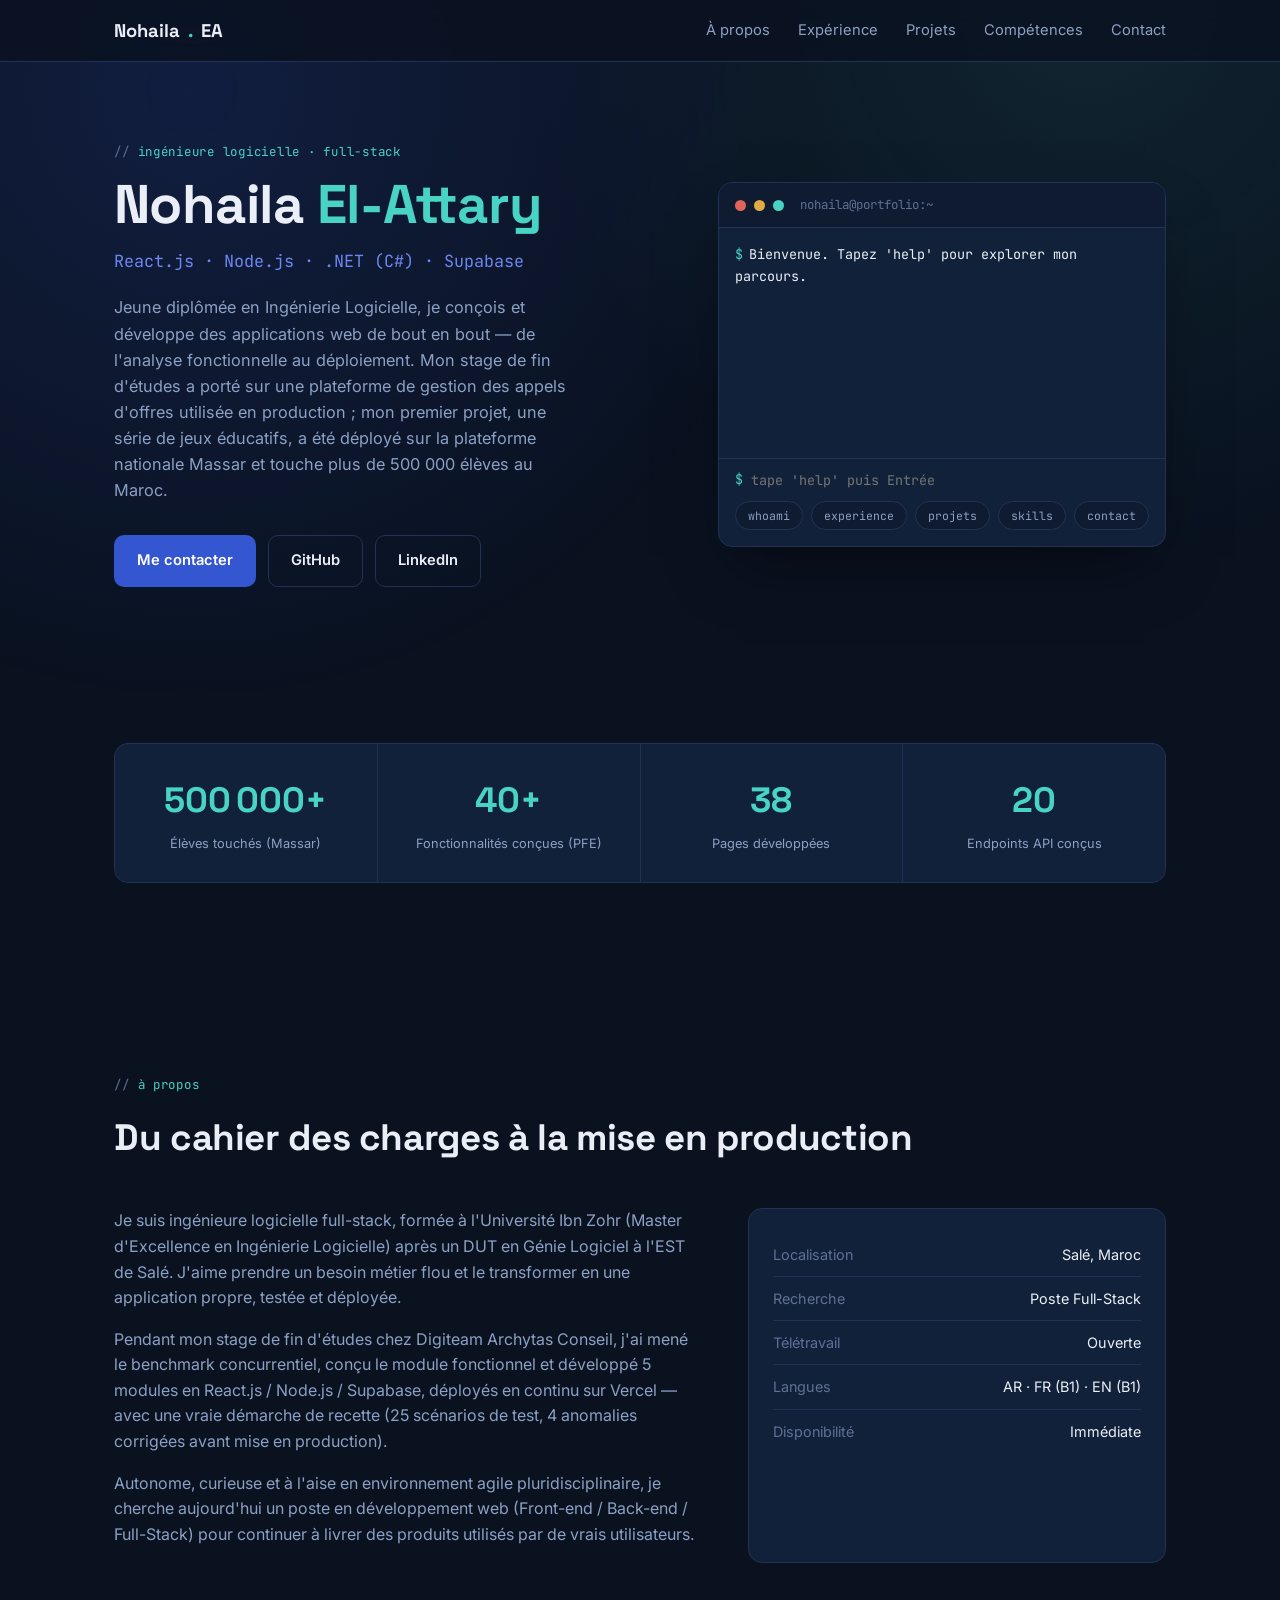
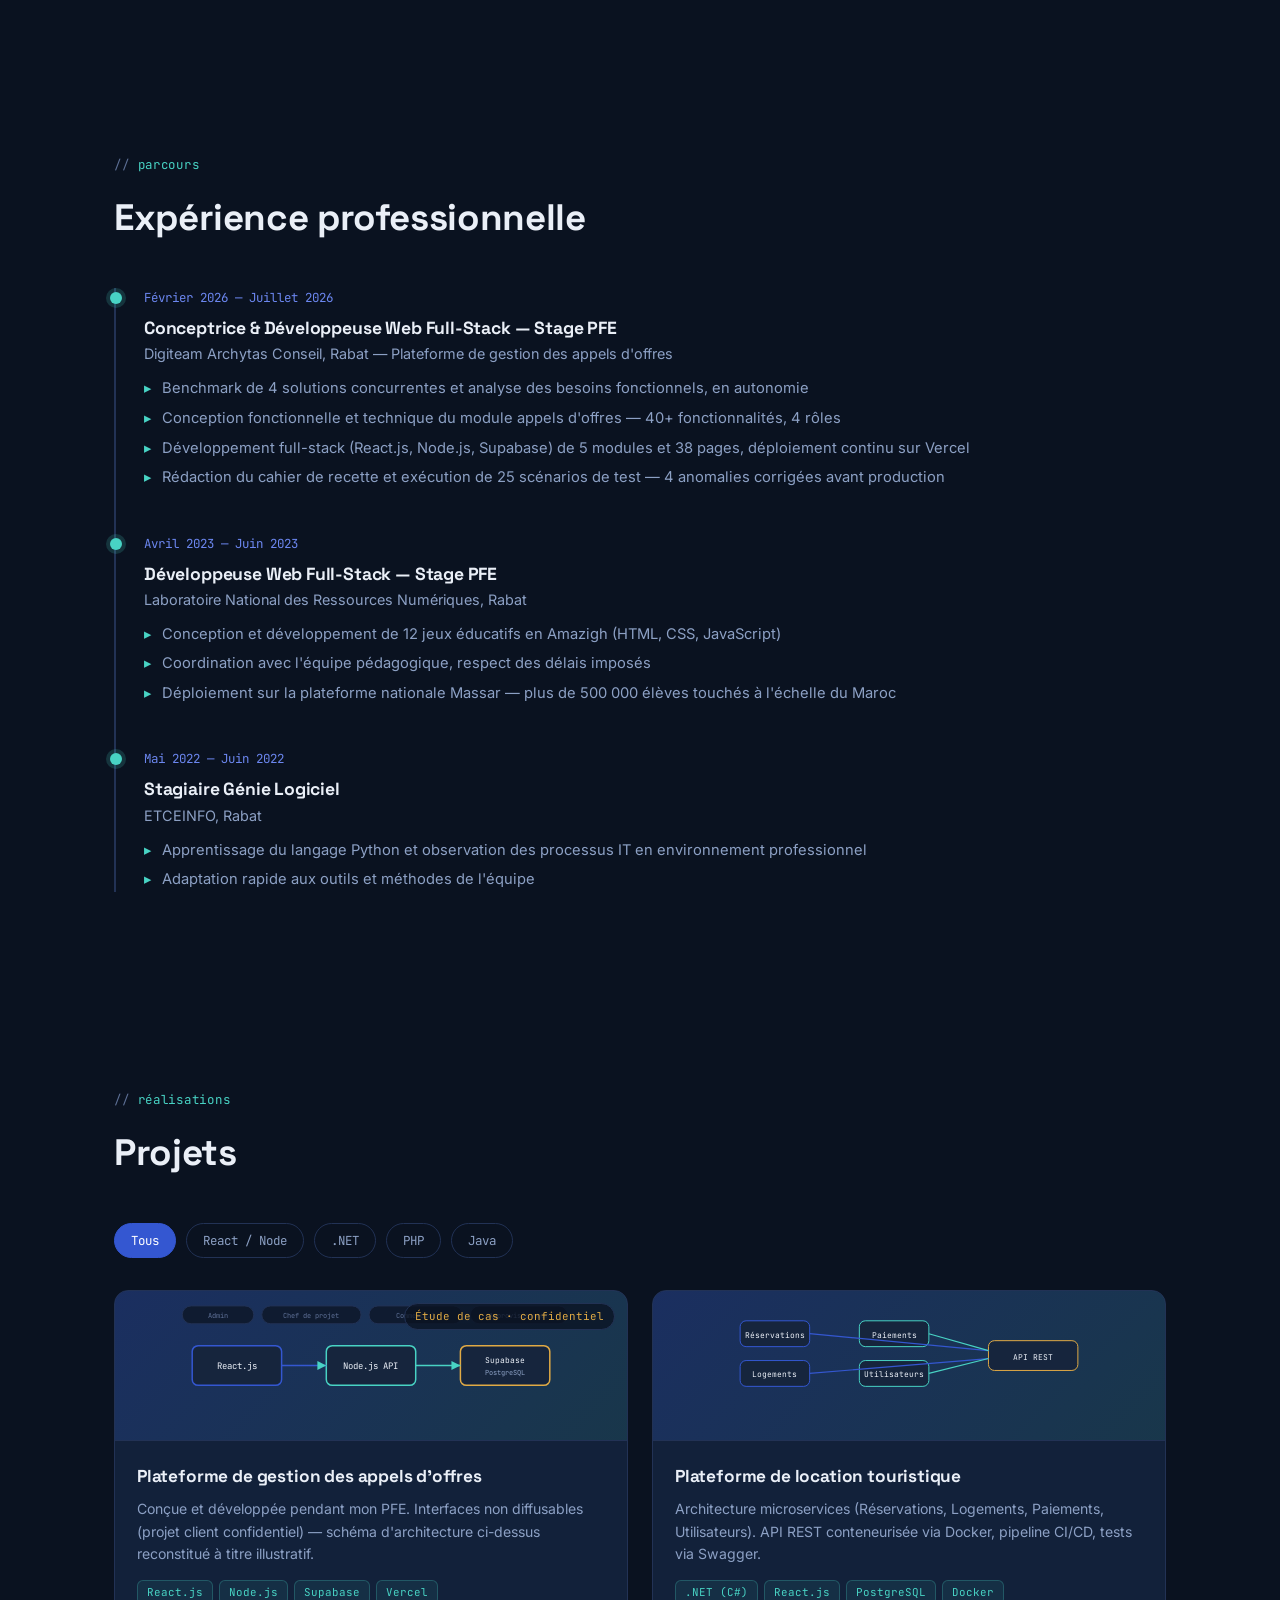
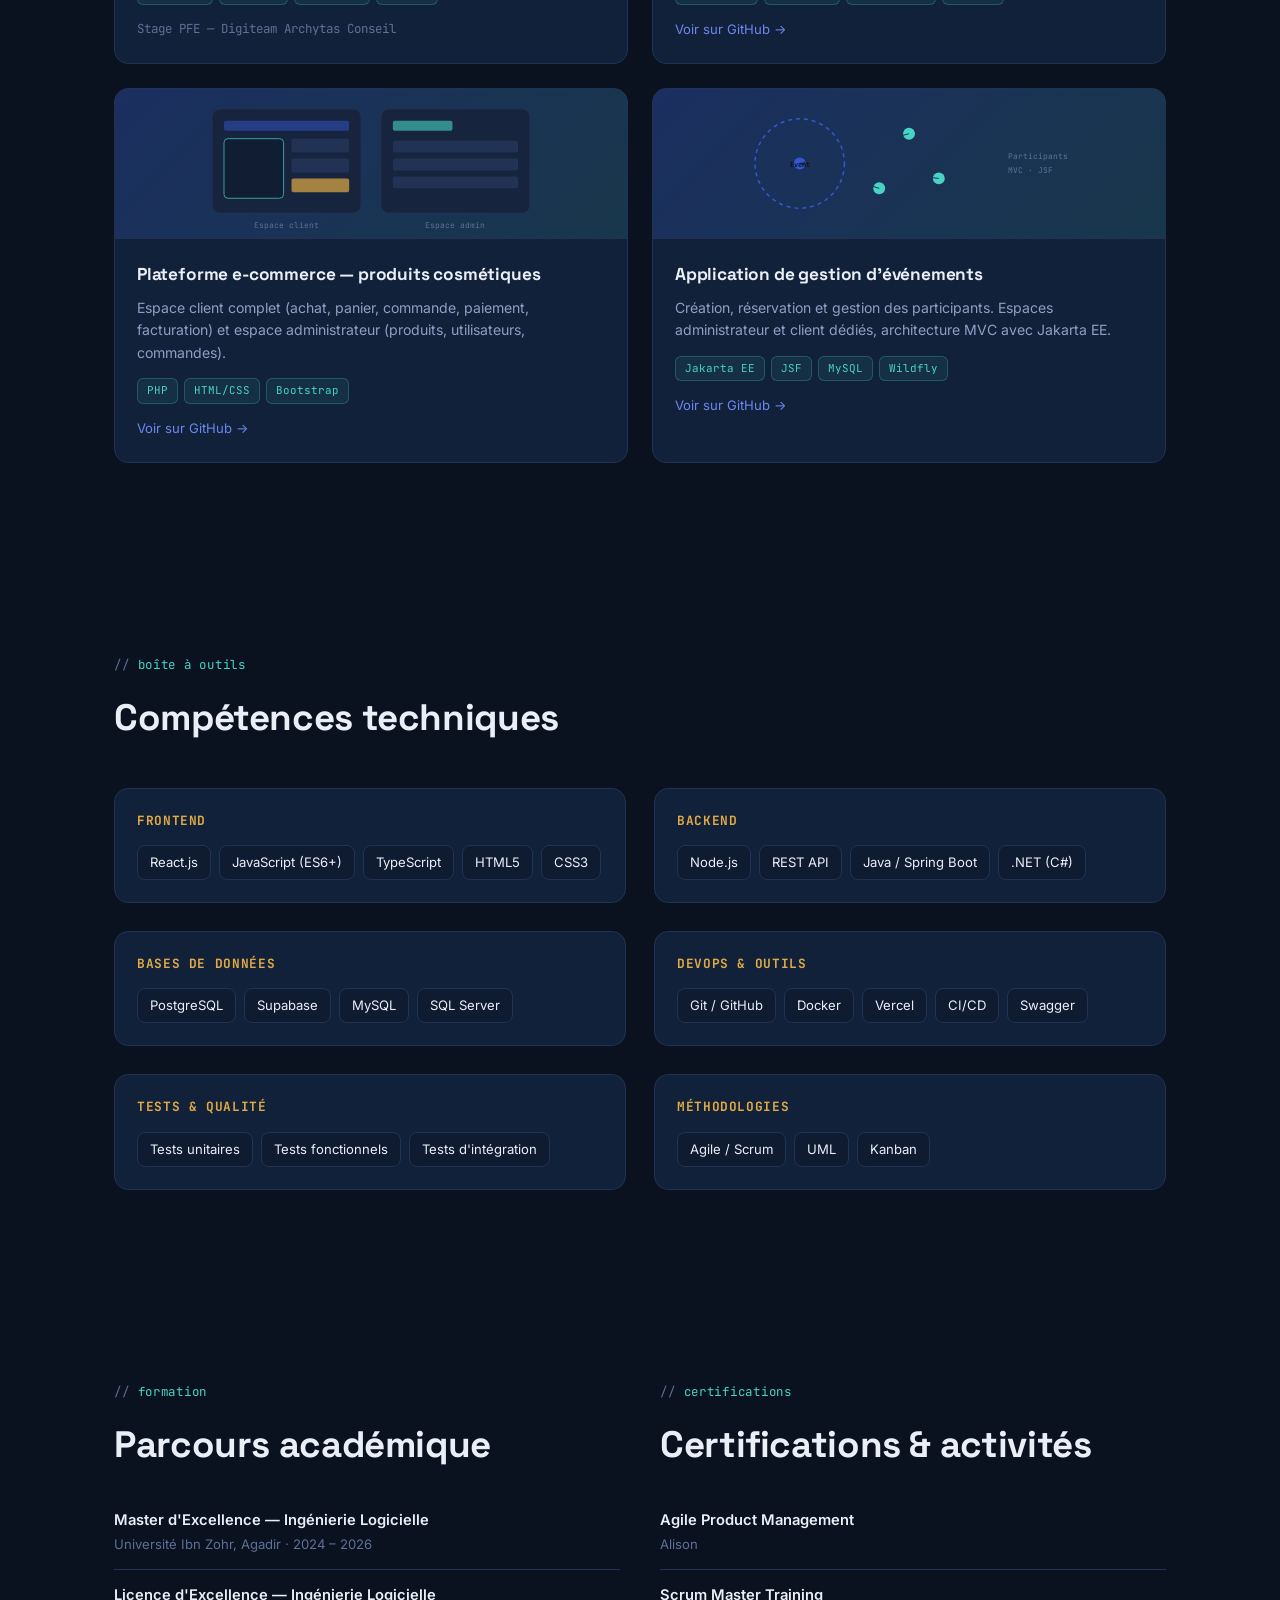
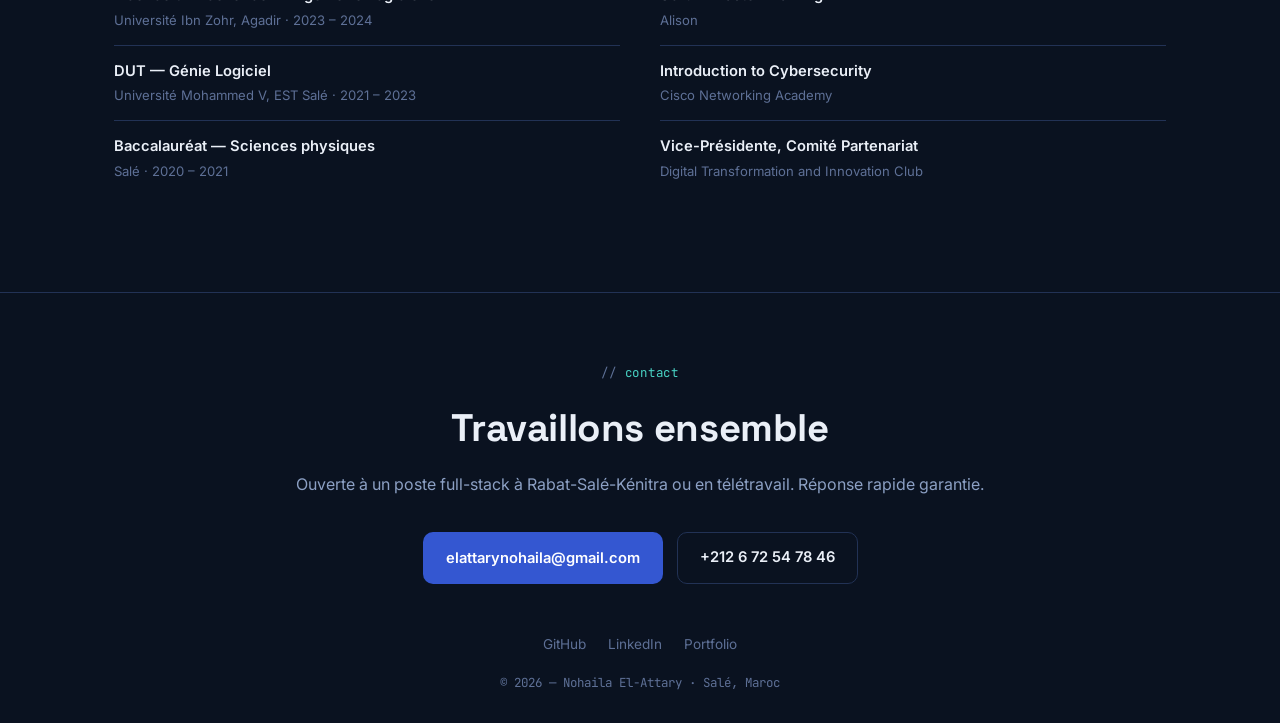
<file: elattarynoha.github.io-main/index.html>
<!DOCTYPE html>
<html lang="fr">
<head>
<meta charset="UTF-8">
<meta name="viewport" content="width=device-width, initial-scale=1.0">
<title>Nohaila El-Attary — Ingénieure Logicielle Full-Stack</title>
<meta name="description" content="Portfolio de Nohaila El-Attary, Ingénieure Logicielle Full-Stack — React.js, Node.js, .NET. Plateforme éducative touchant plus de 500 000 élèves au Maroc.">
<link rel="preconnect" href="https://fonts.googleapis.com">
<link rel="preconnect" href="https://fonts.gstatic.com" crossorigin>
<link href="https://fonts.googleapis.com/css2?family=Space+Grotesk:wght@500;600;700&family=Inter:wght@400;500;600;700&family=JetBrains+Mono:wght@400;500;600&display=swap" rel="stylesheet">
<style>
  :root{
    --bg:#0A1220;
    --bg-alt:#0F1B30;
    --card:#12213A;
    --card-hover:#162a49;
    --border:#223255;
    --text:#EAEFF7;
    --text-muted:#8CA0C4;
    --text-dim:#5E7096;
    --accent:#3457D1;      /* bleu majorelle */
    --accent-light:#6C87F0;
    --teal:#48D3C4;        /* zellige turquoise */
    --gold:#E0AA45;        /* touche chaude, usage rare */
    --danger:#E0645A;
    --radius:14px;
    --maxw:1100px;
    --transition: .35s cubic-bezier(.4,0,.2,1);
  }

  *{box-sizing:border-box; margin:0; padding:0;}
  html{scroll-behavior:smooth;}
  @media (prefers-reduced-motion: reduce){
    html{scroll-behavior:auto;}
    *{animation-duration:.001ms !important; animation-iteration-count:1 !important; transition-duration:.001ms !important;}
  }

  body{
    background:var(--bg);
    color:var(--text);
    font-family:'Inter', system-ui, sans-serif;
    line-height:1.6;
    overflow-x:hidden;
  }

  body::before{
    content:"";
    position:fixed; inset:0;
    background:
      radial-gradient(circle at 15% 10%, rgba(52,87,209,.18), transparent 45%),
      radial-gradient(circle at 85% 0%, rgba(72,211,196,.10), transparent 40%);
    pointer-events:none;
    z-index:0;
  }

  a{color:inherit; text-decoration:none;}
  ul{list-style:none;}
  img,svg{display:block; max-width:100%;}

  :focus-visible{
    outline:2px solid var(--teal);
    outline-offset:3px;
    border-radius:4px;
  }

  h1,h2,h3,h4{font-family:'Space Grotesk', sans-serif; letter-spacing:-.01em; font-weight:700;}

  .mono{font-family:'JetBrains Mono', monospace;}

  .wrap{max-width:var(--maxw); margin:0 auto; padding:0 24px; position:relative; z-index:1;}
  section{padding:96px 0;}
  @media (max-width:768px){ section{padding:64px 0;} }

  .eyebrow{
    font-family:'JetBrains Mono', monospace;
    font-size:.78rem;
    color:var(--teal);
    letter-spacing:.06em;
    display:flex; align-items:center; gap:8px;
    margin-bottom:14px;
  }
  .eyebrow::before{content:"//"; color:var(--text-dim);}

  h2.section-title{
    font-size:clamp(1.6rem, 3vw, 2.3rem);
    margin-bottom:40px;
  }

  /* ---------- NAV ---------- */
  header{
    position:sticky; top:0; z-index:50;
    background:rgba(10,18,32,.82);
    backdrop-filter:blur(10px);
    border-bottom:1px solid var(--border);
  }
  nav{
    max-width:var(--maxw); margin:0 auto; padding:16px 24px;
    display:flex; align-items:center; justify-content:space-between;
  }
  .logo{
    font-family:'Space Grotesk', sans-serif;
    font-weight:700; font-size:1.15rem;
    display:flex; align-items:center; gap:8px;
  }
  .logo .dot{color:var(--teal);}
  .nav-links{display:flex; gap:28px; font-size:.92rem; color:var(--text-muted);}
  .nav-links a{transition:color var(--transition);}
  .nav-links a:hover{color:var(--text);}
  .nav-toggle{
    display:none; background:none; border:1px solid var(--border); border-radius:8px;
    width:40px; height:40px; color:var(--text); font-size:1.2rem; cursor:pointer;
  }
  @media (max-width:768px){
    .nav-links{
      position:fixed; top:64px; left:0; right:0;
      background:var(--bg-alt); border-bottom:1px solid var(--border);
      flex-direction:column; padding:20px 24px; gap:16px;
      transform:translateY(-120%); opacity:0;
      transition:transform var(--transition), opacity var(--transition);
    }
    .nav-links.open{transform:translateY(0); opacity:1;}
    .nav-toggle{display:block;}
  }

  /* ---------- HERO ---------- */
  .hero{padding:80px 0 60px;}
  .hero-grid{
    display:grid; grid-template-columns:1.1fr .9fr; gap:56px; align-items:center;
  }
  @media (max-width:900px){ .hero-grid{grid-template-columns:1fr;} }

  .hero h1{font-size:clamp(2.3rem, 5vw, 3.4rem); line-height:1.05; margin-bottom:14px;}
  .hero h1 span{color:var(--teal);}
  .hero .role{
    font-family:'JetBrains Mono', monospace; color:var(--accent-light); font-size:1.05rem; margin-bottom:20px;
  }
  .hero p.lead{color:var(--text-muted); font-size:1.02rem; max-width:46ch; margin-bottom:32px;}

  .cta-row{display:flex; flex-wrap:wrap; gap:12px;}
  .btn{
    font-family:'Inter', sans-serif; font-weight:600; font-size:.92rem;
    padding:13px 22px; border-radius:10px; display:inline-flex; align-items:center; gap:8px;
    transition:transform var(--transition), background var(--transition), border-color var(--transition);
    border:1px solid transparent; cursor:pointer;
  }
  .btn-primary{background:var(--accent); color:#fff;}
  .btn-primary:hover{background:var(--accent-light); transform:translateY(-2px);}
  .btn-ghost{border-color:var(--border); color:var(--text);}
  .btn-ghost:hover{border-color:var(--teal); color:var(--teal); transform:translateY(-2px);}

  /* Terminal */
  .terminal{
    background:var(--card); border:1px solid var(--border); border-radius:var(--radius);
    overflow:hidden; box-shadow:0 30px 60px -20px rgba(0,0,0,.5);
  }
  .terminal-bar{
    display:flex; align-items:center; gap:8px; padding:12px 16px;
    background:var(--bg-alt); border-bottom:1px solid var(--border);
  }
  .terminal-bar .tdot{width:11px; height:11px; border-radius:50%;}
  .tdot.r{background:var(--danger);} .tdot.y{background:var(--gold);} .tdot.g{background:var(--teal);}
  .terminal-title{margin-left:8px; font-family:'JetBrains Mono',monospace; font-size:.78rem; color:var(--text-dim);}
  .terminal-body{
    padding:16px; height:230px; overflow-y:auto; font-family:'JetBrains Mono', monospace; font-size:.84rem;
  }
  .terminal-body::-webkit-scrollbar{width:6px;}
  .terminal-body::-webkit-scrollbar-thumb{background:var(--border); border-radius:4px;}
  .term-line{margin-bottom:6px; white-space:pre-wrap; word-break:break-word; color:var(--text-muted);}
  .term-line .prompt{color:var(--teal); margin-right:6px;}
  .term-line.out{color:var(--text);}
  .term-line.err{color:var(--danger);}
  .terminal-input-row{
    display:flex; align-items:center; gap:8px; padding:10px 16px;
    border-top:1px solid var(--border); font-family:'JetBrains Mono',monospace; font-size:.84rem;
  }
  .terminal-input-row .prompt{color:var(--teal);}
  .terminal-input-row input{
    flex:1; background:none; border:none; outline:none; color:var(--text); font-family:inherit; font-size:.84rem;
  }
  .terminal-chips{display:flex; flex-wrap:wrap; gap:8px; padding:0 16px 16px;}
  .terminal-chips button{
    font-family:'JetBrains Mono', monospace; font-size:.72rem; color:var(--text-muted);
    background:var(--bg-alt); border:1px solid var(--border); border-radius:20px; padding:6px 12px; cursor:pointer;
    transition:all var(--transition);
  }
  .terminal-chips button:hover{color:var(--teal); border-color:var(--teal);}

  /* ---------- STATS ---------- */
  .stats{
    display:grid; grid-template-columns:repeat(4,1fr); gap:1px;
    background:var(--border); border:1px solid var(--border); border-radius:var(--radius); overflow:hidden;
  }
  @media (max-width:700px){ .stats{grid-template-columns:repeat(2,1fr);} }
  .stat{background:var(--card); padding:28px 20px; text-align:center;}
  .stat-number{
    font-family:'Space Grotesk', sans-serif; font-size:clamp(1.6rem,3vw,2.2rem); font-weight:700; color:var(--teal);
  }
  .stat-label{font-size:.8rem; color:var(--text-muted); margin-top:6px;}

  /* ---------- REVEAL ---------- */
  .reveal{opacity:0; transform:translateY(24px); transition:opacity .7s ease, transform .7s ease;}
  .reveal.in-view{opacity:1; transform:none;}

  /* ---------- ABOUT ---------- */
  .about-grid{display:grid; grid-template-columns:1.4fr 1fr; gap:48px;}
  @media (max-width:800px){ .about-grid{grid-template-columns:1fr;} }
  .about-grid p{color:var(--text-muted); margin-bottom:16px;}
  .facts{background:var(--card); border:1px solid var(--border); border-radius:var(--radius); padding:24px;}
  .facts li{display:flex; justify-content:space-between; padding:10px 0; border-bottom:1px solid var(--border); font-size:.9rem;}
  .facts li:last-child{border-bottom:none;}
  .facts li span:first-child{color:var(--text-dim);}

  /* ---------- TIMELINE ---------- */
  .timeline{position:relative; padding-left:28px; border-left:2px solid var(--border);}
  .tl-item{position:relative; margin-bottom:44px;}
  .tl-item:last-child{margin-bottom:0;}
  .tl-item::before{
    content:""; position:absolute; left:-34px; top:4px; width:12px; height:12px; border-radius:50%;
    background:var(--teal); box-shadow:0 0 0 4px rgba(72,211,196,.18);
  }
  .tl-period{font-family:'JetBrains Mono', monospace; font-size:.78rem; color:var(--accent-light); margin-bottom:6px;}
  .tl-role{font-size:1.1rem; font-weight:700; font-family:'Space Grotesk',sans-serif;}
  .tl-org{color:var(--text-muted); font-size:.9rem; margin-bottom:12px;}
  .tl-item ul{margin-top:8px;}
  .tl-item ul li{position:relative; padding-left:18px; color:var(--text-muted); font-size:.92rem; margin-bottom:6px;}
  .tl-item ul li::before{content:"▸"; position:absolute; left:0; color:var(--teal);}

  /* ---------- PROJECTS ---------- */
  .filters{display:flex; flex-wrap:wrap; gap:10px; margin-bottom:32px;}
  .filter-btn{
    font-family:'JetBrains Mono', monospace; font-size:.78rem; padding:8px 16px; border-radius:20px;
    border:1px solid var(--border); background:transparent; color:var(--text-muted); cursor:pointer;
    transition:all var(--transition);
  }
  .filter-btn.active, .filter-btn:hover{background:var(--accent); color:#fff; border-color:var(--accent);}

  .projects-grid{display:grid; grid-template-columns:repeat(2,1fr); gap:24px;}
  @media (max-width:800px){ .projects-grid{grid-template-columns:1fr;} }

  .project-card{
    background:var(--card); border:1px solid var(--border); border-radius:var(--radius); overflow:hidden;
    transition:transform var(--transition), border-color var(--transition), opacity var(--transition);
  }
  .project-card:hover{transform:translateY(-4px); border-color:var(--accent-light);}
  .project-card.hidden{display:none;}
  .project-visual{
    height:150px; position:relative; background:
      linear-gradient(135deg, rgba(52,87,209,.25), rgba(72,211,196,.12));
    border-bottom:1px solid var(--border);
  }
  .project-visual svg{width:100%; height:100%;}
  .project-badge{
    position:absolute; top:12px; right:12px; font-family:'JetBrains Mono',monospace; font-size:.68rem;
    background:rgba(10,18,32,.75); border:1px solid var(--border); padding:4px 10px; border-radius:20px; color:var(--gold);
  }
  .project-body{padding:22px;}
  .project-body h3{font-size:1.08rem; margin-bottom:8px;}
  .project-body p{color:var(--text-muted); font-size:.88rem; margin-bottom:14px;}
  .tag-row{display:flex; flex-wrap:wrap; gap:6px; margin-bottom:14px;}
  .tag{
    font-family:'JetBrains Mono', monospace; font-size:.68rem; color:var(--teal);
    background:rgba(72,211,196,.08); border:1px solid rgba(72,211,196,.25); padding:3px 9px; border-radius:6px;
  }
  .project-links{display:flex; gap:16px; font-size:.82rem;}
  .project-links a{color:var(--accent-light); border-bottom:1px solid transparent; transition:border-color var(--transition);}
  .project-links a:hover{border-color:var(--accent-light);}

  /* ---------- SKILLS ---------- */
  .skills-grid{display:grid; grid-template-columns:repeat(2,1fr); gap:28px;}
  @media (max-width:700px){ .skills-grid{grid-template-columns:1fr;} }
  .skill-cat{background:var(--card); border:1px solid var(--border); border-radius:var(--radius); padding:22px;}
  .skill-cat h4{font-family:'JetBrains Mono',monospace; font-size:.8rem; color:var(--gold); margin-bottom:14px; text-transform:uppercase; letter-spacing:.05em;}
  .chip-row{display:flex; flex-wrap:wrap; gap:8px;}
  .chip{
    font-size:.82rem; background:var(--bg-alt); border:1px solid var(--border); padding:6px 12px; border-radius:8px;
    opacity:0; transform:scale(.9); transition:opacity .4s ease, transform .4s ease, border-color .3s;
  }
  .chip.in-view{opacity:1; transform:scale(1);}
  .chip:hover{border-color:var(--teal);}

  /* ---------- TWO COL: formation / certifs ---------- */
  .two-col{display:grid; grid-template-columns:1fr 1fr; gap:40px;}
  @media (max-width:800px){ .two-col{grid-template-columns:1fr;} }
  .simple-list li{
    padding:14px 0; border-bottom:1px solid var(--border); font-size:.92rem;
  }
  .simple-list li:last-child{border-bottom:none;}
  .simple-list .item-title{font-weight:600;}
  .simple-list .item-sub{color:var(--text-dim); font-size:.82rem; margin-top:2px;}

  /* ---------- CONTACT / FOOTER ---------- */
  footer{border-top:1px solid var(--border); padding:70px 0 30px; text-align:center;}
  footer h2{font-size:clamp(1.6rem,3.5vw,2.4rem); margin-bottom:14px;}
  footer p.lead{color:var(--text-muted); margin-bottom:34px;}
  .contact-row{display:flex; justify-content:center; flex-wrap:wrap; gap:14px; margin-bottom:50px;}
  .copy-toast{
    position:fixed; bottom:24px; left:50%; transform:translateX(-50%) translateY(20px);
    background:var(--teal); color:#06231F; font-weight:600; font-size:.85rem;
    padding:10px 20px; border-radius:30px; opacity:0; pointer-events:none;
    transition:opacity .3s ease, transform .3s ease; z-index:100;
  }
  .copy-toast.show{opacity:1; transform:translateX(-50%) translateY(0);}
  .foot-links{display:flex; justify-content:center; gap:22px; font-size:.85rem; color:var(--text-dim); margin-bottom:18px;}
  .foot-links a:hover{color:var(--teal);}
  .copyright{font-size:.78rem; color:var(--text-dim); font-family:'JetBrains Mono',monospace;}
</style>
</head>
<body>

<header>
  <nav>
    <div class="logo">Nohaila<span class="dot">.</span>EA</div>
    <ul class="nav-links" id="navLinks">
      <li><a href="#about">À propos</a></li>
      <li><a href="#experience">Expérience</a></li>
      <li><a href="#projects">Projets</a></li>
      <li><a href="#skills">Compétences</a></li>
      <li><a href="#contact">Contact</a></li>
    </ul>
    <button class="nav-toggle" id="navToggle" aria-label="Ouvrir le menu">☰</button>
  </nav>
</header>

<main>
  <!-- HERO -->
  <section class="hero">
    <div class="wrap hero-grid">
      <div>
        <p class="eyebrow">ingénieure logicielle · full-stack</p>
        <h1>Nohaila <span>El-Attary</span></h1>
        <p class="role">React.js · Node.js · .NET (C#) · Supabase</p>
        <p class="lead">Jeune diplômée en Ingénierie Logicielle, je conçois et développe des applications web de bout en bout — de l'analyse fonctionnelle au déploiement. Mon stage de fin d'études a porté sur une plateforme de gestion des appels d'offres utilisée en production ; mon premier projet, une série de jeux éducatifs, a été déployé sur la plateforme nationale Massar et touche plus de 500&nbsp;000 élèves au Maroc.</p>
        <div class="cta-row">
          <a href="mailto:elattarynohaila@gmail.com" class="btn btn-primary">Me contacter</a>
          <a href="https://github.com/elattarynoha" target="_blank" rel="noopener" class="btn btn-ghost">GitHub</a>
          <a href="https://linkedin.com/in/nohaila-el-attary" target="_blank" rel="noopener" class="btn btn-ghost">LinkedIn</a>
        </div>
      </div>

      <div class="terminal" id="terminal">
        <div class="terminal-bar">
          <span class="tdot r"></span><span class="tdot y"></span><span class="tdot g"></span>
          <span class="terminal-title">nohaila@portfolio:~</span>
        </div>
        <div class="terminal-body" id="terminalBody"></div>
        <div class="terminal-input-row">
          <span class="prompt">$</span>
          <input type="text" id="terminalInput" placeholder="tape 'help' puis Entrée" autocomplete="off" aria-label="Terminal interactif">
        </div>
        <div class="terminal-chips">
          <button data-cmd="whoami">whoami</button>
          <button data-cmd="experience">experience</button>
          <button data-cmd="projets">projets</button>
          <button data-cmd="skills">skills</button>
          <button data-cmd="contact">contact</button>
        </div>
      </div>
    </div>
  </section>

  <!-- STATS -->
  <section>
    <div class="wrap reveal">
      <div class="stats">
        <div class="stat">
          <div class="stat-number" data-target="500000" data-suffix="+">0</div>
          <div class="stat-label">Élèves touchés (Massar)</div>
        </div>
        <div class="stat">
          <div class="stat-number" data-target="40" data-suffix="+">0</div>
          <div class="stat-label">Fonctionnalités conçues (PFE)</div>
        </div>
        <div class="stat">
          <div class="stat-number" data-target="38" data-suffix="">0</div>
          <div class="stat-label">Pages développées</div>
        </div>
        <div class="stat">
          <div class="stat-number" data-target="20" data-suffix="">0</div>
          <div class="stat-label">Endpoints API conçus</div>
        </div>
      </div>
    </div>
  </section>

  <!-- ABOUT -->
  <section id="about">
    <div class="wrap">
      <p class="eyebrow reveal">à propos</p>
      <h2 class="section-title reveal">Du cahier des charges à la mise en production</h2>
      <div class="about-grid">
        <div class="reveal">
          <p>Je suis ingénieure logicielle full-stack, formée à l'Université Ibn Zohr (Master d'Excellence en Ingénierie Logicielle) après un DUT en Génie Logiciel à l'EST de Salé. J'aime prendre un besoin métier flou et le transformer en une application propre, testée et déployée.</p>
          <p>Pendant mon stage de fin d'études chez Digiteam Archytas Conseil, j'ai mené le benchmark concurrentiel, conçu le module fonctionnel et développé 5 modules en React.js / Node.js / Supabase, déployés en continu sur Vercel — avec une vraie démarche de recette (25 scénarios de test, 4 anomalies corrigées avant mise en production).</p>
          <p>Autonome, curieuse et à l'aise en environnement agile pluridisciplinaire, je cherche aujourd'hui un poste en développement web (Front-end / Back-end / Full-Stack) pour continuer à livrer des produits utilisés par de vrais utilisateurs.</p>
        </div>
        <ul class="facts">
          <li><span>Localisation</span><span>Salé, Maroc</span></li>
          <li><span>Recherche</span><span>Poste Full-Stack</span></li>
          <li><span>Télétravail</span><span>Ouverte</span></li>
          <li><span>Langues</span><span>AR · FR (B1) · EN (B1)</span></li>
          <li><span>Disponibilité</span><span>Immédiate</span></li>
        </ul>
      </div>
    </div>
  </section>

  <!-- EXPERIENCE -->
  <section id="experience">
    <div class="wrap">
      <p class="eyebrow reveal">parcours</p>
      <h2 class="section-title reveal">Expérience professionnelle</h2>

      <div class="timeline">
        <div class="tl-item reveal">
          <p class="tl-period">Février 2026 — Juillet 2026</p>
          <h3 class="tl-role">Conceptrice &amp; Développeuse Web Full-Stack — Stage PFE</h3>
          <p class="tl-org">Digiteam Archytas Conseil, Rabat — Plateforme de gestion des appels d'offres</p>
          <ul>
            <li>Benchmark de 4 solutions concurrentes et analyse des besoins fonctionnels, en autonomie</li>
            <li>Conception fonctionnelle et technique du module appels d'offres — 40+ fonctionnalités, 4 rôles</li>
            <li>Développement full-stack (React.js, Node.js, Supabase) de 5 modules et 38 pages, déploiement continu sur Vercel</li>
            <li>Rédaction du cahier de recette et exécution de 25 scénarios de test — 4 anomalies corrigées avant production</li>
          </ul>
        </div>

        <div class="tl-item reveal">
          <p class="tl-period">Avril 2023 — Juin 2023</p>
          <h3 class="tl-role">Développeuse Web Full-Stack — Stage PFE</h3>
          <p class="tl-org">Laboratoire National des Ressources Numériques, Rabat</p>
          <ul>
            <li>Conception et développement de 12 jeux éducatifs en Amazigh (HTML, CSS, JavaScript)</li>
            <li>Coordination avec l'équipe pédagogique, respect des délais imposés</li>
            <li>Déploiement sur la plateforme nationale Massar — plus de 500&nbsp;000 élèves touchés à l'échelle du Maroc</li>
          </ul>
        </div>

        <div class="tl-item reveal">
          <p class="tl-period">Mai 2022 — Juin 2022</p>
          <h3 class="tl-role">Stagiaire Génie Logiciel</h3>
          <p class="tl-org">ETCEINFO, Rabat</p>
          <ul>
            <li>Apprentissage du langage Python et observation des processus IT en environnement professionnel</li>
            <li>Adaptation rapide aux outils et méthodes de l'équipe</li>
          </ul>
        </div>
      </div>
    </div>
  </section>

  <!-- PROJECTS -->
  <section id="projects">
    <div class="wrap">
      <p class="eyebrow reveal">réalisations</p>
      <h2 class="section-title reveal">Projets</h2>

      <div class="filters reveal">
        <button class="filter-btn active" data-filter="all">Tous</button>
        <button class="filter-btn" data-filter="react">React / Node</button>
        <button class="filter-btn" data-filter="dotnet">.NET</button>
        <button class="filter-btn" data-filter="php">PHP</button>
        <button class="filter-btn" data-filter="java">Java</button>
      </div>

      <div class="projects-grid">

        <!-- PFE case study - no real UI screenshots (confidential) -->
        <div class="project-card reveal" data-tags="react">
          <div class="project-visual">
            <span class="project-badge">Étude de cas · confidentiel</span>
            <svg viewBox="0 0 400 150" preserveAspectRatio="xMidYMid meet">
              <rect x="20" y="55" width="90" height="40" rx="6" fill="#16253D" stroke="#3457D1" stroke-width="1.5"/>
              <text x="65" y="79" text-anchor="middle" fill="#EAEFF7" font-family="JetBrains Mono" font-size="9">React.js</text>
              <rect x="155" y="55" width="90" height="40" rx="6" fill="#16253D" stroke="#48D3C4" stroke-width="1.5"/>
              <text x="200" y="79" text-anchor="middle" fill="#EAEFF7" font-family="JetBrains Mono" font-size="9">Node.js API</text>
              <rect x="290" y="55" width="90" height="40" rx="6" fill="#16253D" stroke="#E0AA45" stroke-width="1.5"/>
              <text x="335" y="73" text-anchor="middle" fill="#EAEFF7" font-family="JetBrains Mono" font-size="8">Supabase</text>
              <text x="335" y="85" text-anchor="middle" fill="#8CA0C4" font-family="JetBrains Mono" font-size="7">PostgreSQL</text>
              <line x1="110" y1="75" x2="155" y2="75" stroke="#3457D1" stroke-width="1.5" marker-end="url(#arrow)"/>
              <line x1="245" y1="75" x2="290" y2="75" stroke="#48D3C4" stroke-width="1.5" marker-end="url(#arrow)"/>
              <g font-family="JetBrains Mono" font-size="7" fill="#5E7096">
                <rect x="10" y="15" width="72" height="18" rx="9" fill="#0F1B30" stroke="#223255"/>
                <text x="46" y="27" text-anchor="middle">Admin</text>
                <rect x="90" y="15" width="100" height="18" rx="9" fill="#0F1B30" stroke="#223255"/>
                <text x="140" y="27" text-anchor="middle">Chef de projet</text>
                <rect x="198" y="15" width="94" height="18" rx="9" fill="#0F1B30" stroke="#223255"/>
                <text x="245" y="27" text-anchor="middle">Commercial</text>
                <rect x="300" y="15" width="98" height="18" rx="9" fill="#0F1B30" stroke="#223255"/>
                <text x="349" y="27" text-anchor="middle">Approvisionneur</text>
              </g>
              <defs>
                <marker id="arrow" markerWidth="8" markerHeight="8" refX="6" refY="3" orient="auto">
                  <path d="M0,0 L6,3 L0,6 Z" fill="#48D3C4"/>
                </marker>
              </defs>
            </svg>
          </div>
          <div class="project-body">
            <h3>Plateforme de gestion des appels d'offres</h3>
            <p>Conçue et développée pendant mon PFE. Interfaces non diffusables (projet client confidentiel) — schéma d'architecture ci-dessus reconstitué à titre illustratif.</p>
            <div class="tag-row">
              <span class="tag">React.js</span><span class="tag">Node.js</span><span class="tag">Supabase</span><span class="tag">Vercel</span>
            </div>
            <div class="project-links"><span class="mono" style="color:var(--text-dim); font-size:.78rem;">Stage PFE — Digiteam Archytas Conseil</span></div>
          </div>
        </div>

        <!-- Location touristique -->
        <div class="project-card reveal" data-tags="dotnet react">
          <div class="project-visual">
            <svg viewBox="0 0 400 150" preserveAspectRatio="xMidYMid meet">
              <rect x="30" y="30" width="70" height="26" rx="6" fill="#16253D" stroke="#3457D1"/>
              <text x="65" y="47" text-anchor="middle" fill="#EAEFF7" font-family="JetBrains Mono" font-size="8">Réservations</text>
              <rect x="30" y="70" width="70" height="26" rx="6" fill="#16253D" stroke="#3457D1"/>
              <text x="65" y="87" text-anchor="middle" fill="#EAEFF7" font-family="JetBrains Mono" font-size="8">Logements</text>
              <rect x="150" y="30" width="70" height="26" rx="6" fill="#16253D" stroke="#48D3C4"/>
              <text x="185" y="47" text-anchor="middle" fill="#EAEFF7" font-family="JetBrains Mono" font-size="8">Paiements</text>
              <rect x="150" y="70" width="70" height="26" rx="6" fill="#16253D" stroke="#48D3C4"/>
              <text x="185" y="87" text-anchor="middle" fill="#EAEFF7" font-family="JetBrains Mono" font-size="8">Utilisateurs</text>
              <rect x="280" y="50" width="90" height="30" rx="6" fill="#16253D" stroke="#E0AA45"/>
              <text x="325" y="69" text-anchor="middle" fill="#EAEFF7" font-family="JetBrains Mono" font-size="8">API REST</text>
              <line x1="100" y1="43" x2="280" y2="60" stroke="#3457D1" stroke-width="1.2"/>
              <line x1="100" y1="83" x2="280" y2="68" stroke="#3457D1" stroke-width="1.2"/>
              <line x1="220" y1="43" x2="280" y2="60" stroke="#48D3C4" stroke-width="1.2"/>
              <line x1="220" y1="83" x2="280" y2="68" stroke="#48D3C4" stroke-width="1.2"/>
            </svg>
          </div>
          <div class="project-body">
            <h3>Plateforme de location touristique</h3>
            <p>Architecture microservices (Réservations, Logements, Paiements, Utilisateurs). API REST conteneurisée via Docker, pipeline CI/CD, tests via Swagger.</p>
            <div class="tag-row">
              <span class="tag">.NET (C#)</span><span class="tag">React.js</span><span class="tag">PostgreSQL</span><span class="tag">Docker</span>
            </div>
            <div class="project-links"><a href="https://github.com/elattarynoha" target="_blank" rel="noopener">Voir sur GitHub →</a></div>
          </div>
        </div>

        <!-- E-commerce -->
        <div class="project-card reveal" data-tags="php">
          <div class="project-visual">
            <svg viewBox="0 0 400 150" preserveAspectRatio="xMidYMid meet">
              <rect x="40" y="20" width="150" height="105" rx="8" fill="#16253D" stroke="#223255"/>
              <rect x="52" y="32" width="126" height="10" rx="2" fill="#3457D1" opacity=".5"/>
              <rect x="52" y="50" width="60" height="60" rx="4" fill="#0F1B30" stroke="#48D3C4" opacity=".7"/>
              <rect x="120" y="50" width="58" height="14" rx="2" fill="#223255"/>
              <rect x="120" y="70" width="58" height="14" rx="2" fill="#223255"/>
              <rect x="120" y="90" width="58" height="14" rx="2" fill="#E0AA45" opacity=".7"/>
              <rect x="210" y="20" width="150" height="105" rx="8" fill="#16253D" stroke="#223255"/>
              <rect x="222" y="32" width="60" height="10" rx="2" fill="#48D3C4" opacity=".6"/>
              <rect x="222" y="52" width="126" height="12" rx="2" fill="#223255"/>
              <rect x="222" y="70" width="126" height="12" rx="2" fill="#223255"/>
              <rect x="222" y="88" width="126" height="12" rx="2" fill="#223255"/>
              <text x="115" y="140" text-anchor="middle" fill="#5E7096" font-family="JetBrains Mono" font-size="8">Espace client</text>
              <text x="285" y="140" text-anchor="middle" fill="#5E7096" font-family="JetBrains Mono" font-size="8">Espace admin</text>
            </svg>
          </div>
          <div class="project-body">
            <h3>Plateforme e-commerce — produits cosmétiques</h3>
            <p>Espace client complet (achat, panier, commande, paiement, facturation) et espace administrateur (produits, utilisateurs, commandes).</p>
            <div class="tag-row">
              <span class="tag">PHP</span><span class="tag">HTML/CSS</span><span class="tag">Bootstrap</span>
            </div>
            <div class="project-links"><a href="https://github.com/elattarynoha" target="_blank" rel="noopener">Voir sur GitHub →</a></div>
          </div>
        </div>

        <!-- Gestion evenements -->
        <div class="project-card reveal" data-tags="java">
          <div class="project-visual">
            <svg viewBox="0 0 400 150" preserveAspectRatio="xMidYMid meet">
              <circle cx="90" cy="75" r="45" fill="none" stroke="#3457D1" stroke-width="1.5" stroke-dasharray="4 4"/>
              <circle cx="90" cy="75" r="6" fill="#3457D1"/>
              <circle cx="200" cy="45" r="6" fill="#48D3C4"/>
              <circle cx="230" cy="90" r="6" fill="#48D3C4"/>
              <circle cx="170" cy="100" r="6" fill="#48D3C4"/>
              <line x1="90" y1="75" x2="200" y2="45" stroke="#223255"/>
              <line x1="90" y1="75" x2="230" y2="90" stroke="#223255"/>
              <line x1="90" y1="75" x2="170" y2="100" stroke="#223255"/>
              <text x="90" y="79" text-anchor="middle" fill="#0A1220" font-family="JetBrains Mono" font-size="7" font-weight="700">Event</text>
              <text x="300" y="70" fill="#5E7096" font-family="JetBrains Mono" font-size="8">Participants</text>
              <text x="300" y="85" fill="#5E7096" font-family="JetBrains Mono" font-size="8">MVC · JSF</text>
            </svg>
          </div>
          <div class="project-body">
            <h3>Application de gestion d'événements</h3>
            <p>Création, réservation et gestion des participants. Espaces administrateur et client dédiés, architecture MVC avec Jakarta EE.</p>
            <div class="tag-row">
              <span class="tag">Jakarta EE</span><span class="tag">JSF</span><span class="tag">MySQL</span><span class="tag">Wildfly</span>
            </div>
            <div class="project-links"><a href="https://github.com/elattarynoha" target="_blank" rel="noopener">Voir sur GitHub →</a></div>
          </div>
        </div>

      </div>
    </div>
  </section>

  <!-- SKILLS -->
  <section id="skills">
    <div class="wrap">
      <p class="eyebrow reveal">boîte à outils</p>
      <h2 class="section-title reveal">Compétences techniques</h2>
      <div class="skills-grid">
        <div class="skill-cat reveal">
          <h4>Frontend</h4>
          <div class="chip-row">
            <span class="chip">React.js</span><span class="chip">JavaScript (ES6+)</span><span class="chip">TypeScript</span><span class="chip">HTML5</span><span class="chip">CSS3</span>
          </div>
        </div>
        <div class="skill-cat reveal">
          <h4>Backend</h4>
          <div class="chip-row">
            <span class="chip">Node.js</span><span class="chip">REST API</span><span class="chip">Java / Spring Boot</span><span class="chip">.NET (C#)</span>
          </div>
        </div>
        <div class="skill-cat reveal">
          <h4>Bases de données</h4>
          <div class="chip-row">
            <span class="chip">PostgreSQL</span><span class="chip">Supabase</span><span class="chip">MySQL</span><span class="chip">SQL Server</span>
          </div>
        </div>
        <div class="skill-cat reveal">
          <h4>DevOps &amp; Outils</h4>
          <div class="chip-row">
            <span class="chip">Git / GitHub</span><span class="chip">Docker</span><span class="chip">Vercel</span><span class="chip">CI/CD</span><span class="chip">Swagger</span>
          </div>
        </div>
        <div class="skill-cat reveal">
          <h4>Tests &amp; qualité</h4>
          <div class="chip-row">
            <span class="chip">Tests unitaires</span><span class="chip">Tests fonctionnels</span><span class="chip">Tests d'intégration</span>
          </div>
        </div>
        <div class="skill-cat reveal">
          <h4>Méthodologies</h4>
          <div class="chip-row">
            <span class="chip">Agile / Scrum</span><span class="chip">UML</span><span class="chip">Kanban</span>
          </div>
        </div>
      </div>
    </div>
  </section>

  <!-- FORMATION / CERTIFS -->
  <section>
    <div class="wrap two-col">
      <div>
        <p class="eyebrow reveal">formation</p>
        <h2 class="section-title reveal" style="margin-bottom:20px;">Parcours académique</h2>
        <ul class="simple-list reveal">
          <li><div class="item-title">Master d'Excellence — Ingénierie Logicielle</div><div class="item-sub">Université Ibn Zohr, Agadir · 2024 – 2026</div></li>
          <li><div class="item-title">Licence d'Excellence — Ingénierie Logicielle</div><div class="item-sub">Université Ibn Zohr, Agadir · 2023 – 2024</div></li>
          <li><div class="item-title">DUT — Génie Logiciel</div><div class="item-sub">Université Mohammed V, EST Salé · 2021 – 2023</div></li>
          <li><div class="item-title">Baccalauréat — Sciences physiques</div><div class="item-sub">Salé · 2020 – 2021</div></li>
        </ul>
      </div>
      <div>
        <p class="eyebrow reveal">certifications</p>
        <h2 class="section-title reveal" style="margin-bottom:20px;">Certifications &amp; activités</h2>
        <ul class="simple-list reveal">
          <li><div class="item-title">Agile Product Management</div><div class="item-sub">Alison</div></li>
          <li><div class="item-title">Scrum Master Training</div><div class="item-sub">Alison</div></li>
          <li><div class="item-title">Introduction to Cybersecurity</div><div class="item-sub">Cisco Networking Academy</div></li>
          <li><div class="item-title">Vice-Présidente, Comité Partenariat</div><div class="item-sub">Digital Transformation and Innovation Club</div></li>
        </ul>
      </div>
    </div>
  </section>
</main>

<footer id="contact">
  <div class="wrap">
    <p class="eyebrow reveal" style="justify-content:center;">contact</p>
    <h2 class="reveal">Travaillons ensemble</h2>
    <p class="lead reveal">Ouverte à un poste full-stack à Rabat-Salé-Kénitra ou en télétravail. Réponse rapide garantie.</p>
    <div class="contact-row reveal">
      <button class="btn btn-primary" id="copyEmailBtn">elattarynohaila@gmail.com</button>
      <a href="tel:+212672547846" class="btn btn-ghost">+212 6 72 54 78 46</a>
    </div>
    <div class="foot-links">
      <a href="https://github.com/elattarynoha" target="_blank" rel="noopener">GitHub</a>
      <a href="https://linkedin.com/in/nohaila-el-attary" target="_blank" rel="noopener">LinkedIn</a>
      <a href="https://elattarynoha.github.io" target="_blank" rel="noopener">Portfolio</a>
    </div>
    <p class="copyright">© 2026 — Nohaila El-Attary · Salé, Maroc</p>
  </div>
</footer>

<div class="copy-toast" id="copyToast">Email copié ✓</div>

<script>
(function(){
  "use strict";

  /* ---- Nav mobile toggle ---- */
  var navToggle = document.getElementById('navToggle');
  var navLinks = document.getElementById('navLinks');
  navToggle.addEventListener('click', function(){
    navLinks.classList.toggle('open');
  });
  navLinks.querySelectorAll('a').forEach(function(a){
    a.addEventListener('click', function(){ navLinks.classList.remove('open'); });
  });

  /* ---- Scroll reveal ---- */
  var revealEls = document.querySelectorAll('.reveal, .chip');
  var revealObserver = new IntersectionObserver(function(entries){
    entries.forEach(function(entry){
      if(entry.isIntersecting){
        var delay = entry.target.classList.contains('chip') ? Math.random()*250 : 0;
        setTimeout(function(){ entry.target.classList.add('in-view'); }, delay);
        revealObserver.unobserve(entry.target);
      }
    });
  }, { threshold:.15 });
  revealEls.forEach(function(el){ revealObserver.observe(el); });

  /* ---- Animated stat counters ---- */
  var statEls = document.querySelectorAll('.stat-number');
  var statObserver = new IntersectionObserver(function(entries){
    entries.forEach(function(entry){
      if(!entry.isIntersecting) return;
      var el = entry.target;
      var target = parseInt(el.getAttribute('data-target'), 10);
      var suffix = el.getAttribute('data-suffix') || '';
      var duration = 1600;
      var start = null;
      function step(ts){
        if(!start) start = ts;
        var progress = Math.min((ts - start) / duration, 1);
        var eased = 1 - Math.pow(1 - progress, 3);
        var value = Math.floor(eased * target);
        el.textContent = value.toLocaleString('fr-FR') + suffix;
        if(progress < 1) requestAnimationFrame(step);
        else el.textContent = target.toLocaleString('fr-FR') + suffix;
      }
      requestAnimationFrame(step);
      statObserver.unobserve(el);
    });
  }, { threshold:.5 });
  statEls.forEach(function(el){ statObserver.observe(el); });

  /* ---- Project filtering ---- */
  var filterBtns = document.querySelectorAll('.filter-btn');
  var projectCards = document.querySelectorAll('.project-card');
  filterBtns.forEach(function(btn){
    btn.addEventListener('click', function(){
      filterBtns.forEach(function(b){ b.classList.remove('active'); });
      btn.classList.add('active');
      var filter = btn.getAttribute('data-filter');
      projectCards.forEach(function(card){
        var tags = card.getAttribute('data-tags');
        var show = (filter === 'all') || tags.indexOf(filter) !== -1;
        card.classList.toggle('hidden', !show);
      });
    });
  });

  /* ---- Copy email ---- */
  var copyBtn = document.getElementById('copyEmailBtn');
  var toast = document.getElementById('copyToast');
  copyBtn.addEventListener('click', function(){
    var email = 'elattarynohaila@gmail.com';
    function showToast(){
      toast.classList.add('show');
      setTimeout(function(){ toast.classList.remove('show'); }, 2000);
    }
    if(navigator.clipboard && navigator.clipboard.writeText){
      navigator.clipboard.writeText(email).then(showToast).catch(function(){
        window.location.href = 'mailto:' + email;
      });
    } else {
      window.location.href = 'mailto:' + email;
    }
  });

  /* ---- Interactive terminal ---- */
  var termBody = document.getElementById('terminalBody');
  var termInput = document.getElementById('terminalInput');
  var chips = document.querySelectorAll('.terminal-chips button');

  var commands = {
    help: [
      "Commandes disponibles :",
      "  whoami       — courte présentation",
      "  experience   — parcours professionnel",
      "  projets      — liste des projets",
      "  skills       — stack technique",
      "  contact      — coordonnées",
      "  clear        — vider le terminal"
    ],
    whoami: [
      "Nohaila El-Attary — Ingénieure Logicielle Full-Stack",
      "Master Ingénierie Logicielle · Université Ibn Zohr",
      "Spécialités : React.js, Node.js, .NET (C#), Supabase",
      "Un projet déployé touche aujourd'hui 500 000+ élèves au Maroc."
    ],
    experience: [
      "[2026] Digiteam Archytas Conseil — Stage PFE Full-Stack",
      "[2023] Laboratoire National des Ressources Numériques — Jeux éducatifs Amazigh (Massar)",
      "[2022] ETCEINFO — Stage d'initiation Génie Logiciel",
      "→ voir la section 'Expérience professionnelle' ci-dessous"
    ],
    projets: [
      "1. Plateforme de gestion des appels d'offres (PFE)",
      "2. Plateforme de location touristique — .NET / React / Docker",
      "3. Plateforme e-commerce — PHP / Bootstrap",
      "4. Gestion d'événements — Jakarta EE / MySQL",
      "→ voir la section 'Projets' ci-dessous"
    ],
    skills: [
      "Frontend : React.js, JavaScript ES6+, TypeScript, HTML5, CSS3",
      "Backend  : Node.js, REST API, Spring Boot, .NET (C#)",
      "DB       : PostgreSQL, Supabase, MySQL, SQL Server",
      "DevOps   : Git, Docker, Vercel, CI/CD, Swagger"
    ],
    contact: [
      "Email    : elattarynohaila@gmail.com",
      "Téléphone: +212 6 72 54 78 46",
      "LinkedIn : linkedin.com/in/nohaila-el-attary",
      "GitHub   : github.com/elattarynoha"
    ]
  };

  function addLine(text, cls){
    var div = document.createElement('div');
    div.className = 'term-line' + (cls ? ' ' + cls : '');
    div.textContent = text;
    termBody.appendChild(div);
    termBody.scrollTop = termBody.scrollHeight;
  }

  function addPromptLine(cmd){
    var div = document.createElement('div');
    div.className = 'term-line';
    div.innerHTML = '<span class="prompt">$</span>' + cmd;
    termBody.appendChild(div);
    termBody.scrollTop = termBody.scrollHeight;
  }

  function runCommand(raw){
    var cmd = raw.trim().toLowerCase();
    if(!cmd) return;
    addPromptLine(raw);
    if(cmd === 'clear'){
      termBody.innerHTML = '';
      return;
    }
    var output = commands[cmd];
    if(output){
      output.forEach(function(line, i){
        setTimeout(function(){ addLine(line, 'out'); }, i * 90);
      });
    } else {
      addLine("command not found: " + cmd + " — tape 'help'", 'err');
    }
  }

  chips.forEach(function(btn){
    btn.addEventListener('click', function(){ runCommand(btn.getAttribute('data-cmd')); });
  });

  termInput.addEventListener('keydown', function(e){
    if(e.key === 'Enter'){
      runCommand(termInput.value);
      termInput.value = '';
    }
  });

  /* Typed intro on load */
  var intro = "Bienvenue. Tapez 'help' pour explorer mon parcours.";
  var i = 0;
  var introLine = document.createElement('div');
  introLine.className = 'term-line out';
  introLine.innerHTML = '<span class="prompt">$</span><span id="typedSpan"></span>';
  termBody.appendChild(introLine);
  var typedSpan = document.getElementById('typedSpan');
  function typeChar(){
    if(i < intro.length){
      typedSpan.textContent += intro.charAt(i);
      i++;
      setTimeout(typeChar, 28);
    }
  }
  typeChar();

})();
</script>
</body>
</html>
</file>
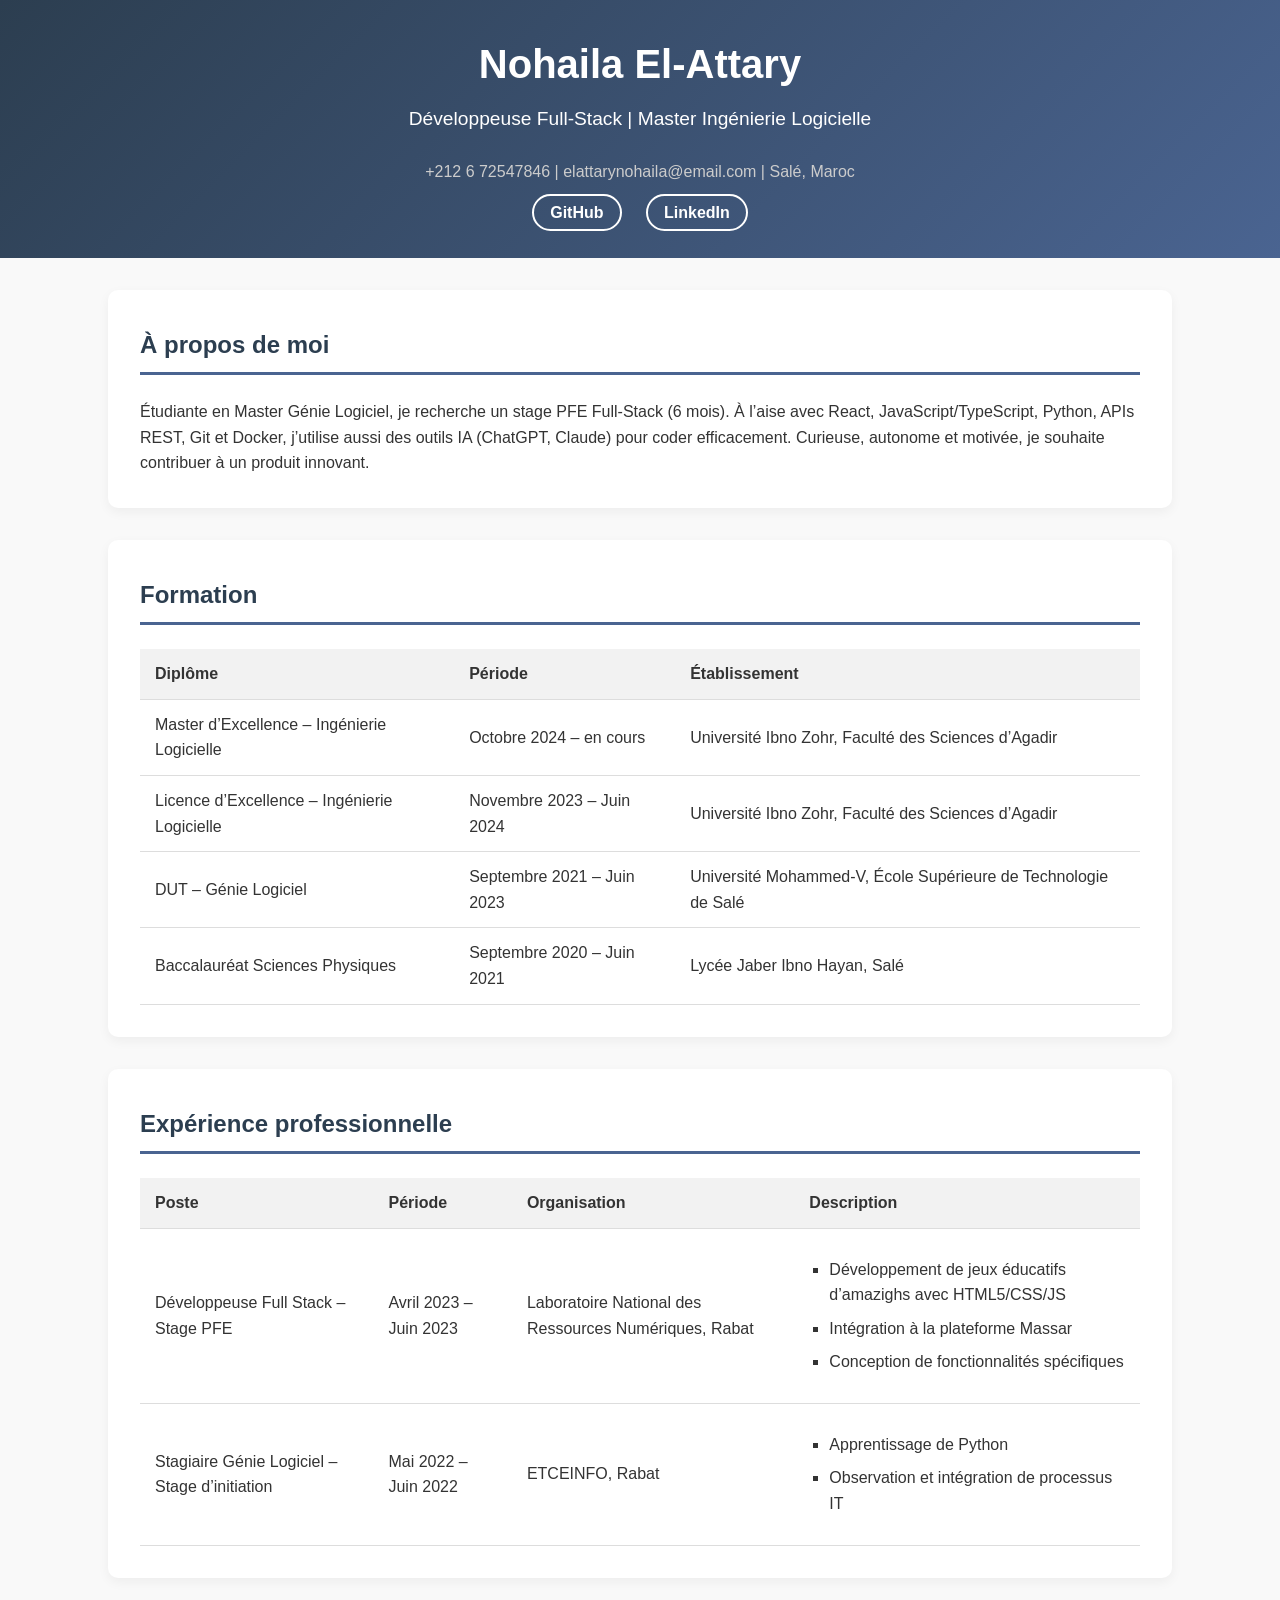
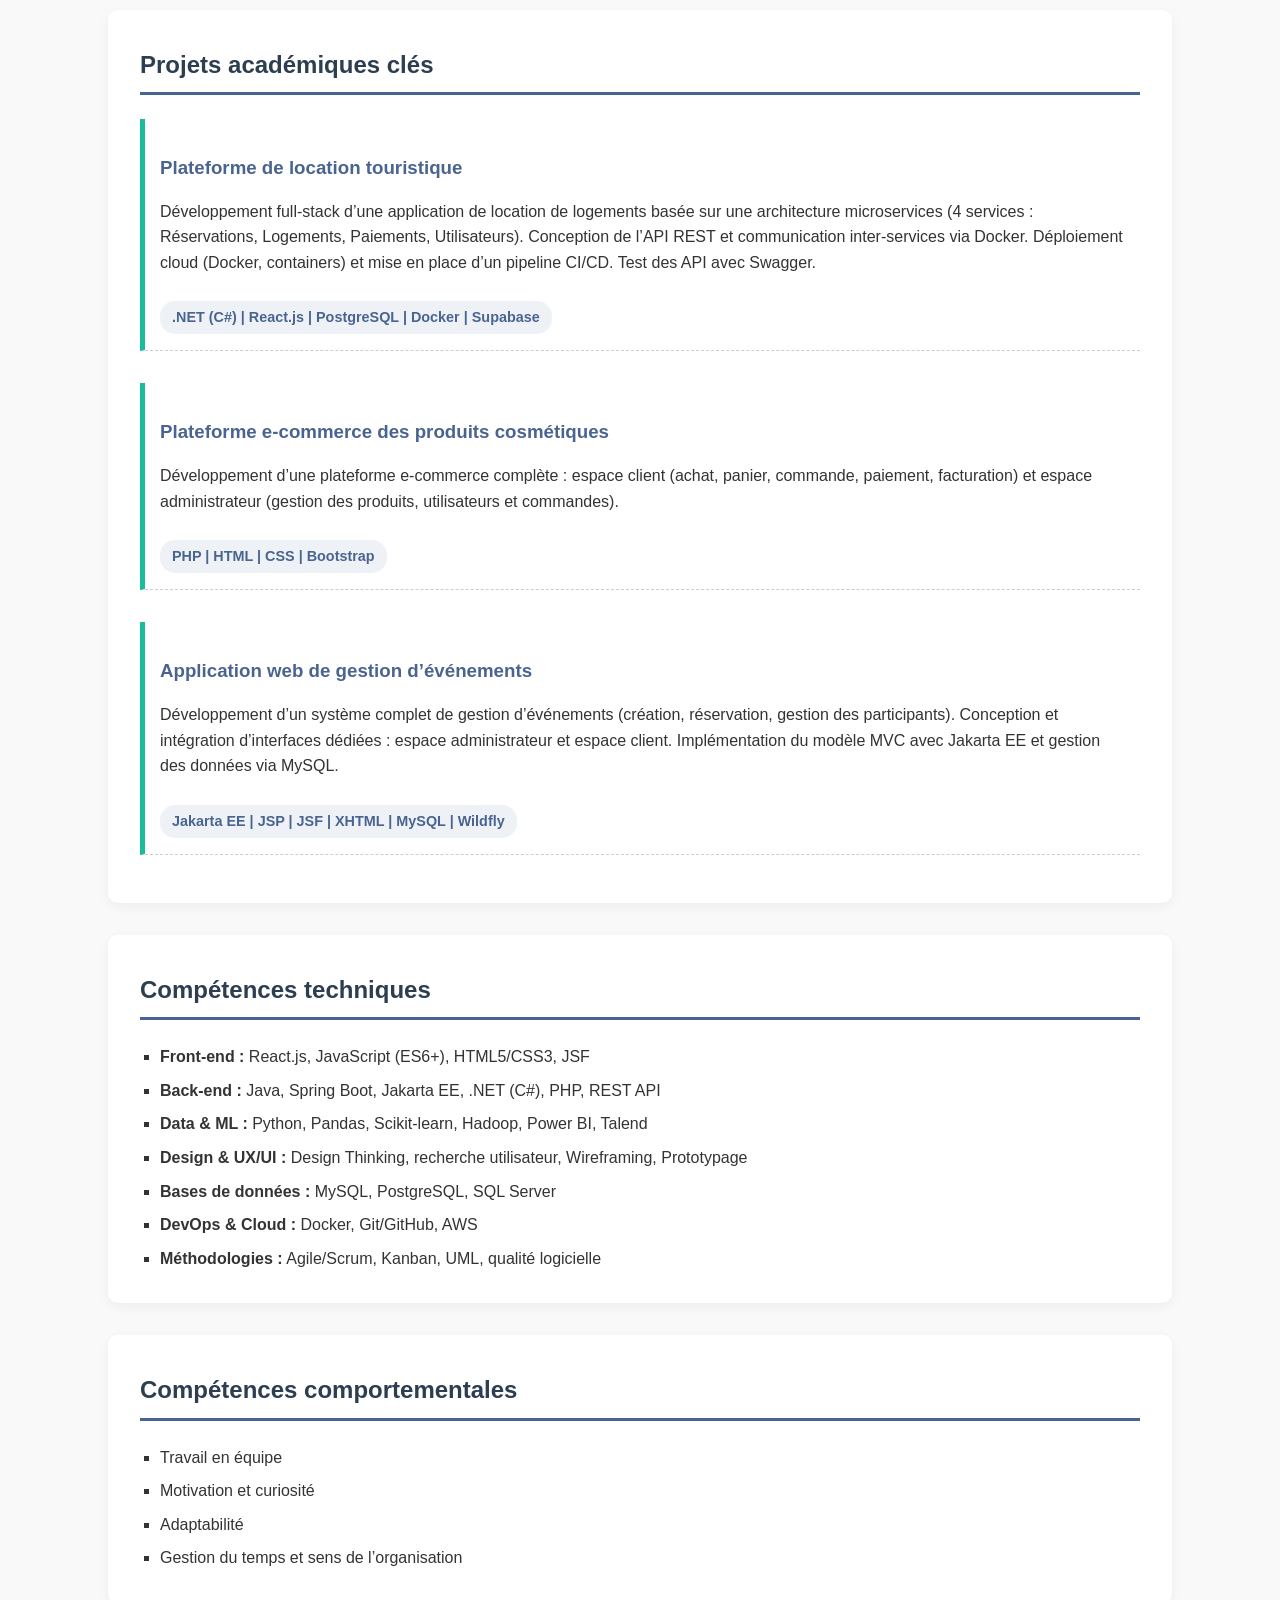
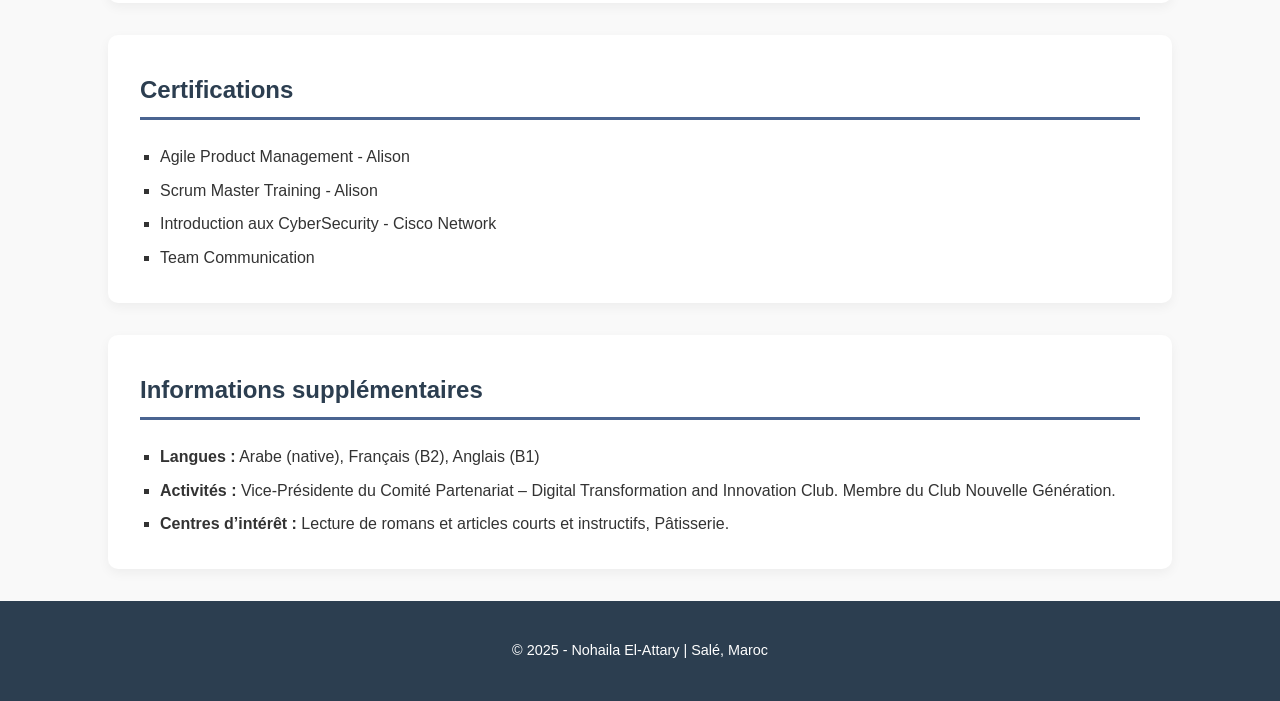
<file: portfolio.html>
<!DOCTYPE html>
<html lang="fr">
<head>
    <meta charset="UTF-8">
    <title>Nohaila El-Attary | Portfolio</title>
    <link rel="stylesheet" href="style.css">
    <style>
        body {
            font-family: 'Segoe UI', Tahoma, Geneva, Verdana, sans-serif;
            margin: 0;
            padding: 0;
            background-color: #f9f9f9;
            color: #333;
            line-height: 1.6;
        }
        header {
            background: linear-gradient(135deg, #2c3e50, #4a6491);
            color: white;
            padding: 2rem 1rem;
            text-align: center;
        }
        h1 {
            margin: 0;
            font-size: 2.5rem;
        }
        header p {
            margin: 0.5rem 0 1.5rem;
            font-size: 1.2rem;
        }
        .links a {
            color: #fff;
            margin: 0 10px;
            text-decoration: none;
            font-weight: bold;
            padding: 8px 16px;
            border: 2px solid #fff;
            border-radius: 20px;
            transition: all 0.3s ease;
        }
        .links a:hover {
            background: white;
            color: #2c3e50;
        }
        section {
            max-width: 1000px;
            margin: 2rem auto;
            padding: 1rem 2rem;
            background: white;
            border-radius: 10px;
            box-shadow: 0 4px 12px rgba(0,0,0,0.05);
        }
        h2 {
            color: #2c3e50;
            border-bottom: 3px solid #4a6491;
            padding-bottom: 0.5rem;
            margin-bottom: 1.5rem;
        }
        h3 {
            color: #4a6491;
            margin-bottom: 0.5rem;
        }
        table {
            width: 100%;
            border-collapse: collapse;
            margin-bottom: 1rem;
        }
        th, td {
            padding: 12px 15px;
            text-align: left;
            border-bottom: 1px solid #ddd;
        }
        th {
            background-color: #f2f2f2;
            font-weight: bold;
        }
        ul {
            padding-left: 20px;
        }
        li {
            margin-bottom: 8px;
        }
        .project {
            margin-bottom: 2rem;
            padding-bottom: 1rem;
            border-bottom: 1px dashed #ccc;
        }
        .project span {
            display: inline-block;
            background: #eef2f7;
            padding: 5px 12px;
            border-radius: 15px;
            font-size: 0.9rem;
            margin-top: 10px;
            color: #4a6491;
            font-weight: bold;
        }
        footer {
            text-align: center;
            padding: 1.5rem;
            background: #2c3e50;
            color: white;
            margin-top: 2rem;
            font-size: 0.9rem;
        }
        .contact-info {
            text-align: center;
            margin-bottom: 1rem;
            font-size: 1rem;
            color: #ccc;
        }
        .contact-info a {
            color: #ccc;
            text-decoration: none;
        }
        .contact-info a:hover {
            text-decoration: underline;
        }
    </style>
</head>
<body>

<header>
    <h1>Nohaila El-Attary</h1>
    <p>Développeuse Full-Stack | Master Ingénierie Logicielle</p>
    <div class="contact-info">
        +212 6 72547846 | elattarynohaila@email.com | Salé, Maroc
    </div>
    <div class="links">
        <a href="https://github.com/elattarynoha" target="_blank">GitHub</a>
        <a href="https://www.linkedin.com/in/nohaila-el-attary" target="_blank">LinkedIn</a>
    </div>
</header>

<section>
    <h2>À propos de moi</h2>
    <p>
        Étudiante en Master Génie Logiciel, je recherche un stage PFE Full-Stack (6 mois).  
        À l’aise avec React, JavaScript/TypeScript, Python, APIs REST, Git et Docker, j’utilise aussi des outils IA (ChatGPT, Claude) pour coder efficacement. Curieuse, autonome et motivée, je souhaite contribuer à un produit innovant.
    </p>
</section>

<section>
    <h2>Formation</h2>
    <table>
        <tr>
            <th>Diplôme</th>
            <th>Période</th>
            <th>Établissement</th>
        </tr>
        <tr>
            <td>Master d’Excellence – Ingénierie Logicielle</td>
            <td>Octobre 2024 – en cours</td>
            <td>Université Ibno Zohr, Faculté des Sciences d’Agadir</td>
        </tr>
        <tr>
            <td>Licence d’Excellence – Ingénierie Logicielle</td>
            <td>Novembre 2023 – Juin 2024</td>
            <td>Université Ibno Zohr, Faculté des Sciences d’Agadir</td>
        </tr>
        <tr>
            <td>DUT – Génie Logiciel</td>
            <td>Septembre 2021 – Juin 2023</td>
            <td>Université Mohammed-V, École Supérieure de Technologie de Salé</td>
        </tr>
        <tr>
            <td>Baccalauréat Sciences Physiques</td>
            <td>Septembre 2020 – Juin 2021</td>
            <td>Lycée Jaber Ibno Hayan, Salé</td>
        </tr>
    </table>
</section>

<section>
    <h2>Expérience professionnelle</h2>
    <table>
        <tr>
            <th>Poste</th>
            <th>Période</th>
            <th>Organisation</th>
            <th>Description</th>
        </tr>
        <tr>
            <td>Développeuse Full Stack – Stage PFE</td>
            <td>Avril 2023 – Juin 2023</td>
            <td>Laboratoire National des Ressources Numériques, Rabat</td>
            <td>
                <ul>
                    <li>Développement de jeux éducatifs d’amazighs avec HTML5/CSS/JS</li>
                    <li>Intégration à la plateforme Massar</li>
                    <li>Conception de fonctionnalités spécifiques</li>
                </ul>
            </td>
        </tr>
        <tr>
            <td>Stagiaire Génie Logiciel – Stage d’initiation</td>
            <td>Mai 2022 – Juin 2022</td>
            <td>ETCEINFO, Rabat</td>
            <td>
                <ul>
                    <li>Apprentissage de Python</li>
                    <li>Observation et intégration de processus IT</li>
                </ul>
            </td>
        </tr>
    </table>
</section>

<section>
    <h2>Projets académiques clés</h2>

    <div class="project">
        <h3>Plateforme de location touristique</h3>
        <p>Développement full-stack d’une application de location de logements basée sur une architecture microservices (4 services : Réservations, Logements, Paiements, Utilisateurs). Conception de l’API REST et communication inter-services via Docker. Déploiement cloud (Docker, containers) et mise en place d’un pipeline CI/CD. Test des API avec Swagger.</p>
        <span>.NET (C#) | React.js | PostgreSQL | Docker | Supabase</span>
    </div>

    <div class="project">
        <h3>Plateforme e-commerce des produits cosmétiques</h3>
        <p>Développement d’une plateforme e-commerce complète : espace client (achat, panier, commande, paiement, facturation) et espace administrateur (gestion des produits, utilisateurs et commandes).</p>
        <span>PHP | HTML | CSS | Bootstrap</span>
    </div>

    <div class="project">
        <h3>Application web de gestion d’événements</h3>
        <p>Développement d’un système complet de gestion d’événements (création, réservation, gestion des participants). Conception et intégration d’interfaces dédiées : espace administrateur et espace client. Implémentation du modèle MVC avec Jakarta EE et gestion des données via MySQL.</p>
        <span>Jakarta EE | JSP | JSF | XHTML | MySQL | Wildfly</span>
    </div>
</section>

<section>
    <h2>Compétences techniques</h2>
    <ul>
        <li><strong>Front-end :</strong> React.js, JavaScript (ES6+), HTML5/CSS3, JSF</li>
        <li><strong>Back-end :</strong> Java, Spring Boot, Jakarta EE, .NET (C#), PHP, REST API</li>
        <li><strong>Data & ML :</strong> Python, Pandas, Scikit-learn, Hadoop, Power BI, Talend</li>
        <li><strong>Design & UX/UI :</strong> Design Thinking, recherche utilisateur, Wireframing, Prototypage</li>
        <li><strong>Bases de données :</strong> MySQL, PostgreSQL, SQL Server</li>
        <li><strong>DevOps & Cloud :</strong> Docker, Git/GitHub, AWS</li>
        <li><strong>Méthodologies :</strong> Agile/Scrum, Kanban, UML, qualité logicielle</li>
    </ul>
</section>

<section>
    <h2>Compétences comportementales</h2>
    <ul>
        <li>Travail en équipe</li>
        <li>Motivation et curiosité</li>
        <li>Adaptabilité</li>
        <li>Gestion du temps et sens de l’organisation</li>
    </ul>
</section>

<section>
    <h2>Certifications</h2>
    <ul>
        <li>Agile Product Management - Alison</li>
        <li>Scrum Master Training - Alison</li>
        <li>Introduction aux CyberSecurity - Cisco Network</li>
        <li>Team Communication</li>
    </ul>
</section>

<section>
    <h2>Informations supplémentaires</h2>
    <ul>
        <li><strong>Langues :</strong> Arabe (native), Français (B2), Anglais (B1)</li>
        <li><strong>Activités :</strong> Vice-Présidente du Comité Partenariat – Digital Transformation and Innovation Club. Membre du Club Nouvelle Génération.</li>
        <li><strong>Centres d’intérêt :</strong> Lecture de romans et articles courts et instructifs, Pâtisserie.</li>
    </ul>
</section>

<footer>
    <p>© 2025 - Nohaila El-Attary | Salé, Maroc</p>
</footer>

</body>
</html>
</file>
<file: style.css>
body {
    font-family: Arial, sans-serif;
    margin: 0;
    background: #f5f6fa;
    color: #2c3e50;
}

header {
    background: #2c3e50;
    color: white;
    padding: 40px;
    text-align: center;
}

header h1 {
    margin-bottom: 5px;
}

.links a {
    color: #1abc9c;
    margin: 0 10px;
    text-decoration: none;
    font-weight: bold;
}

section {
    padding: 30px;
    max-width: 900px;
    margin: auto;
}

h2 {
    border-bottom: 2px solid #1abc9c;
    padding-bottom: 10px;
}

ul {
    list-style: square;
}

.project {
    background: white;
    padding: 15px;
    margin: 15px 0;
    border-left: 5px solid #1abc9c;
}

footer {
    background: #2c3e50;
    color: white;
    text-align: center;
    padding: 15px;
}
</file>
